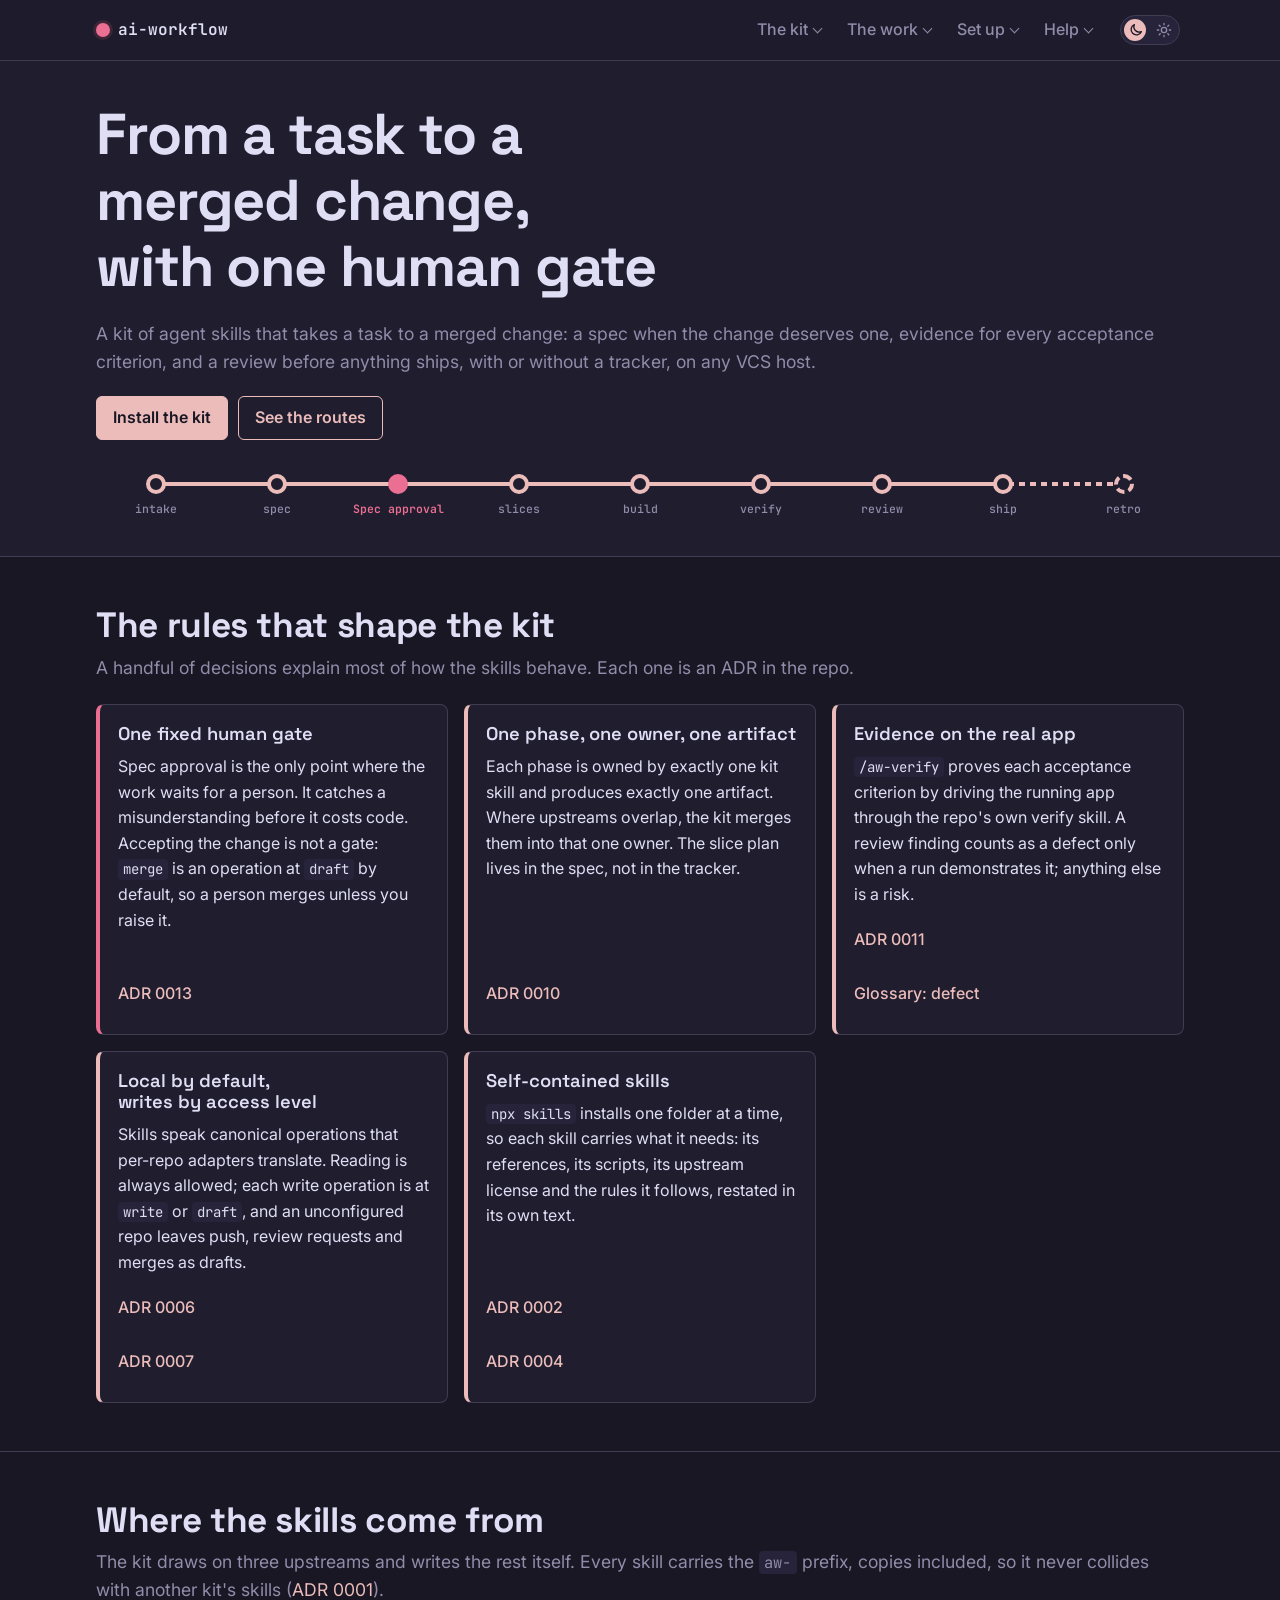
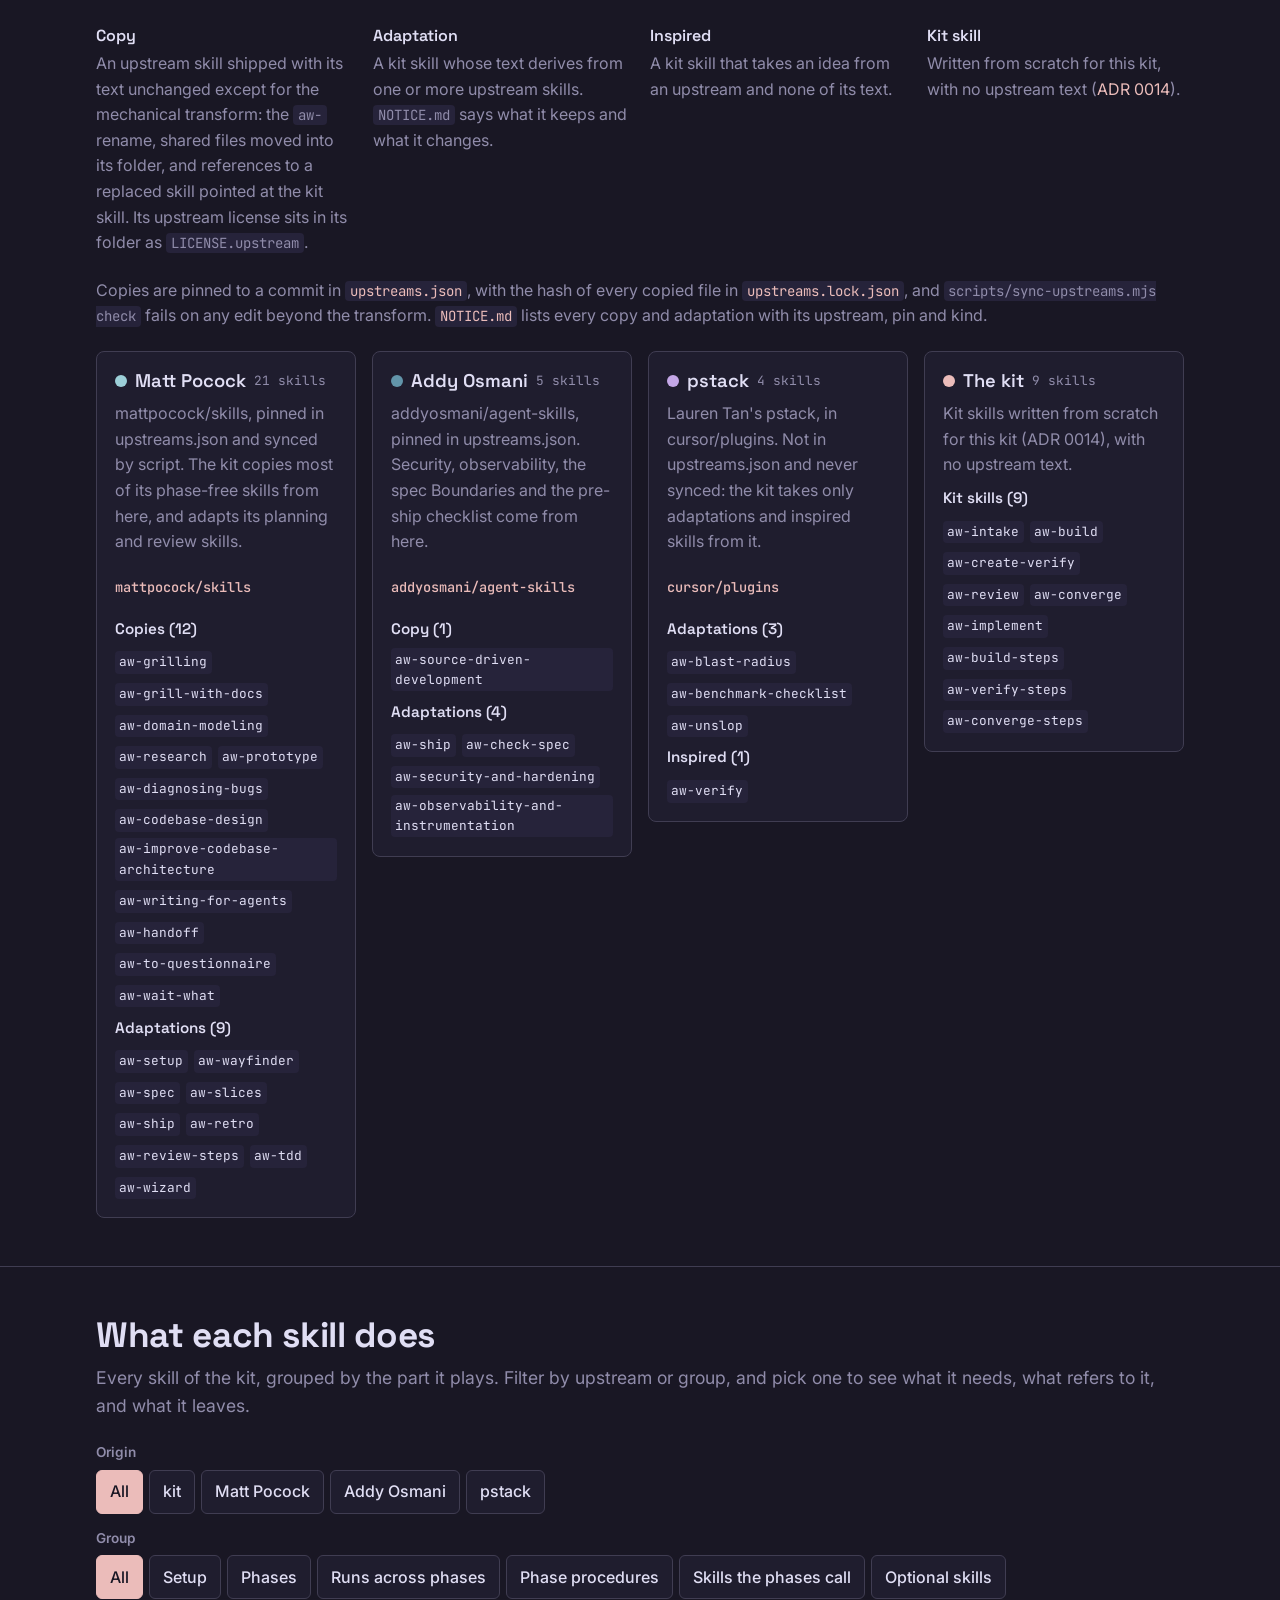
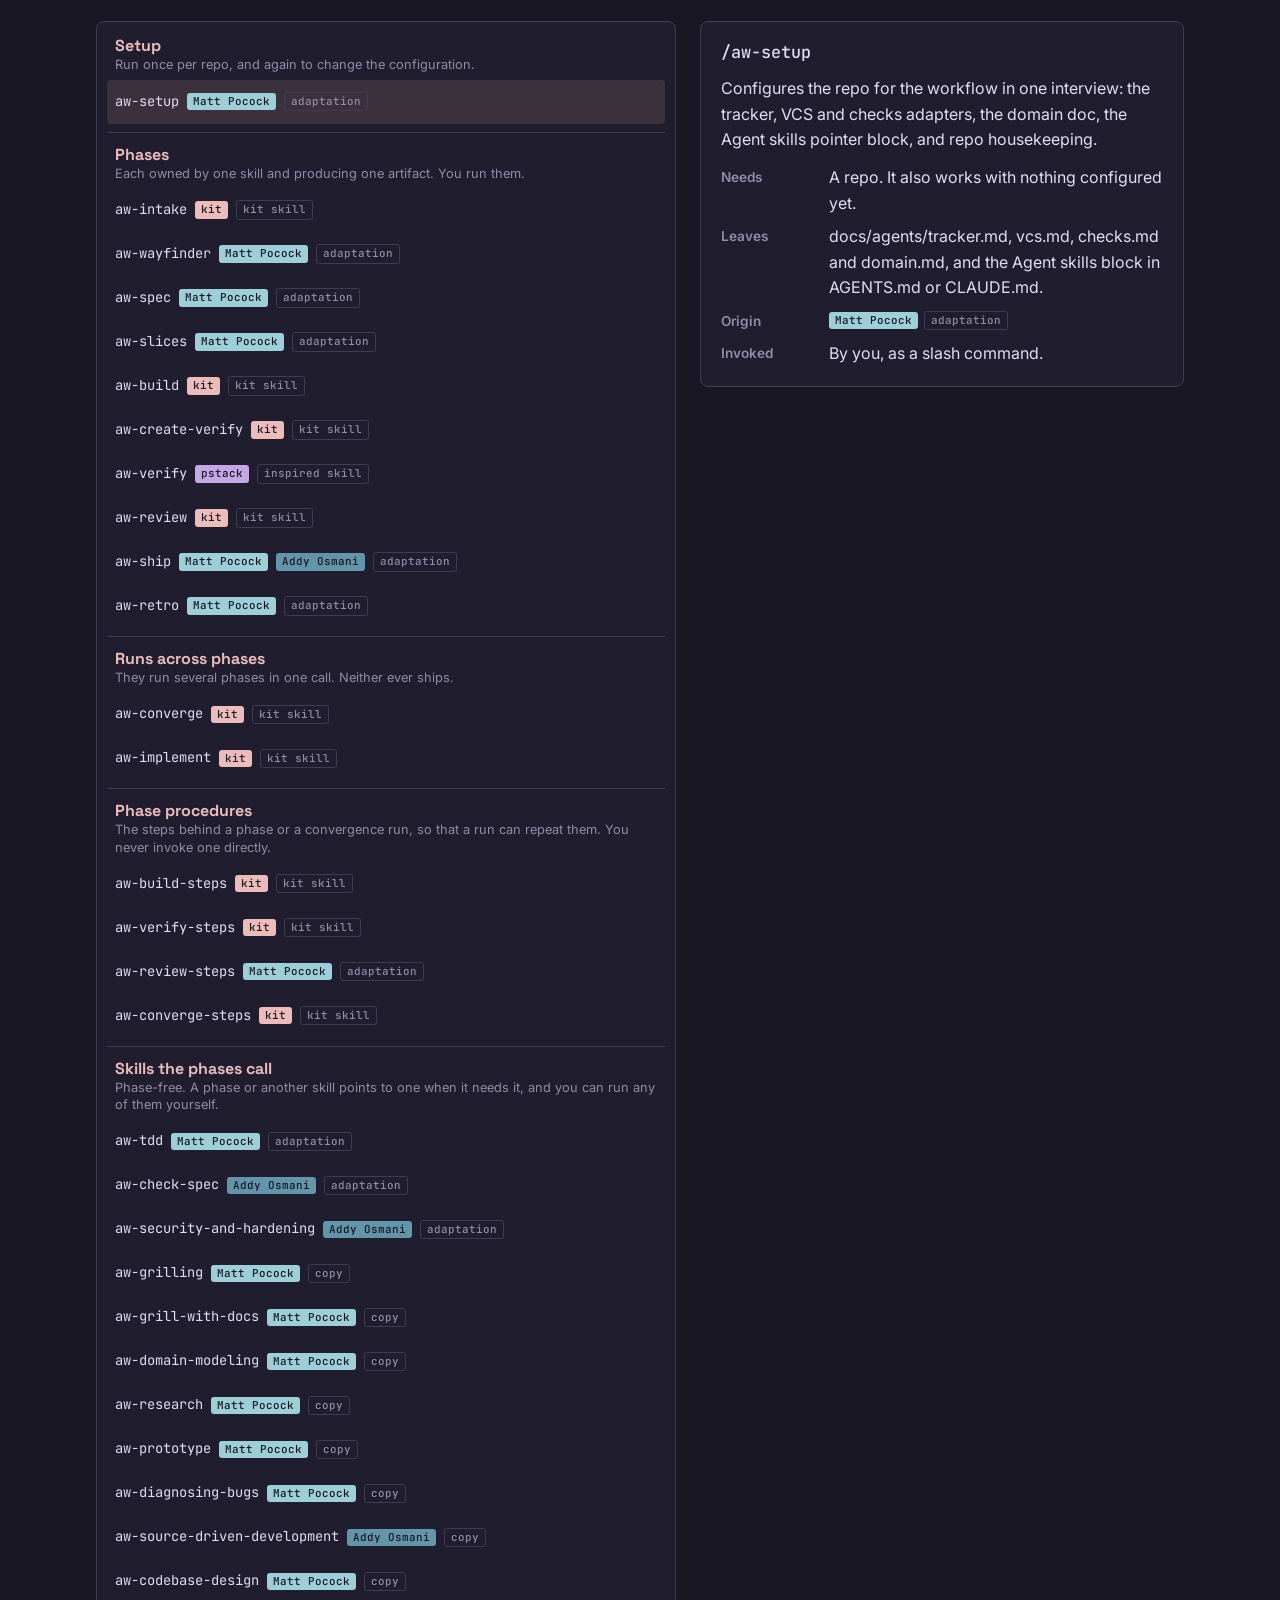
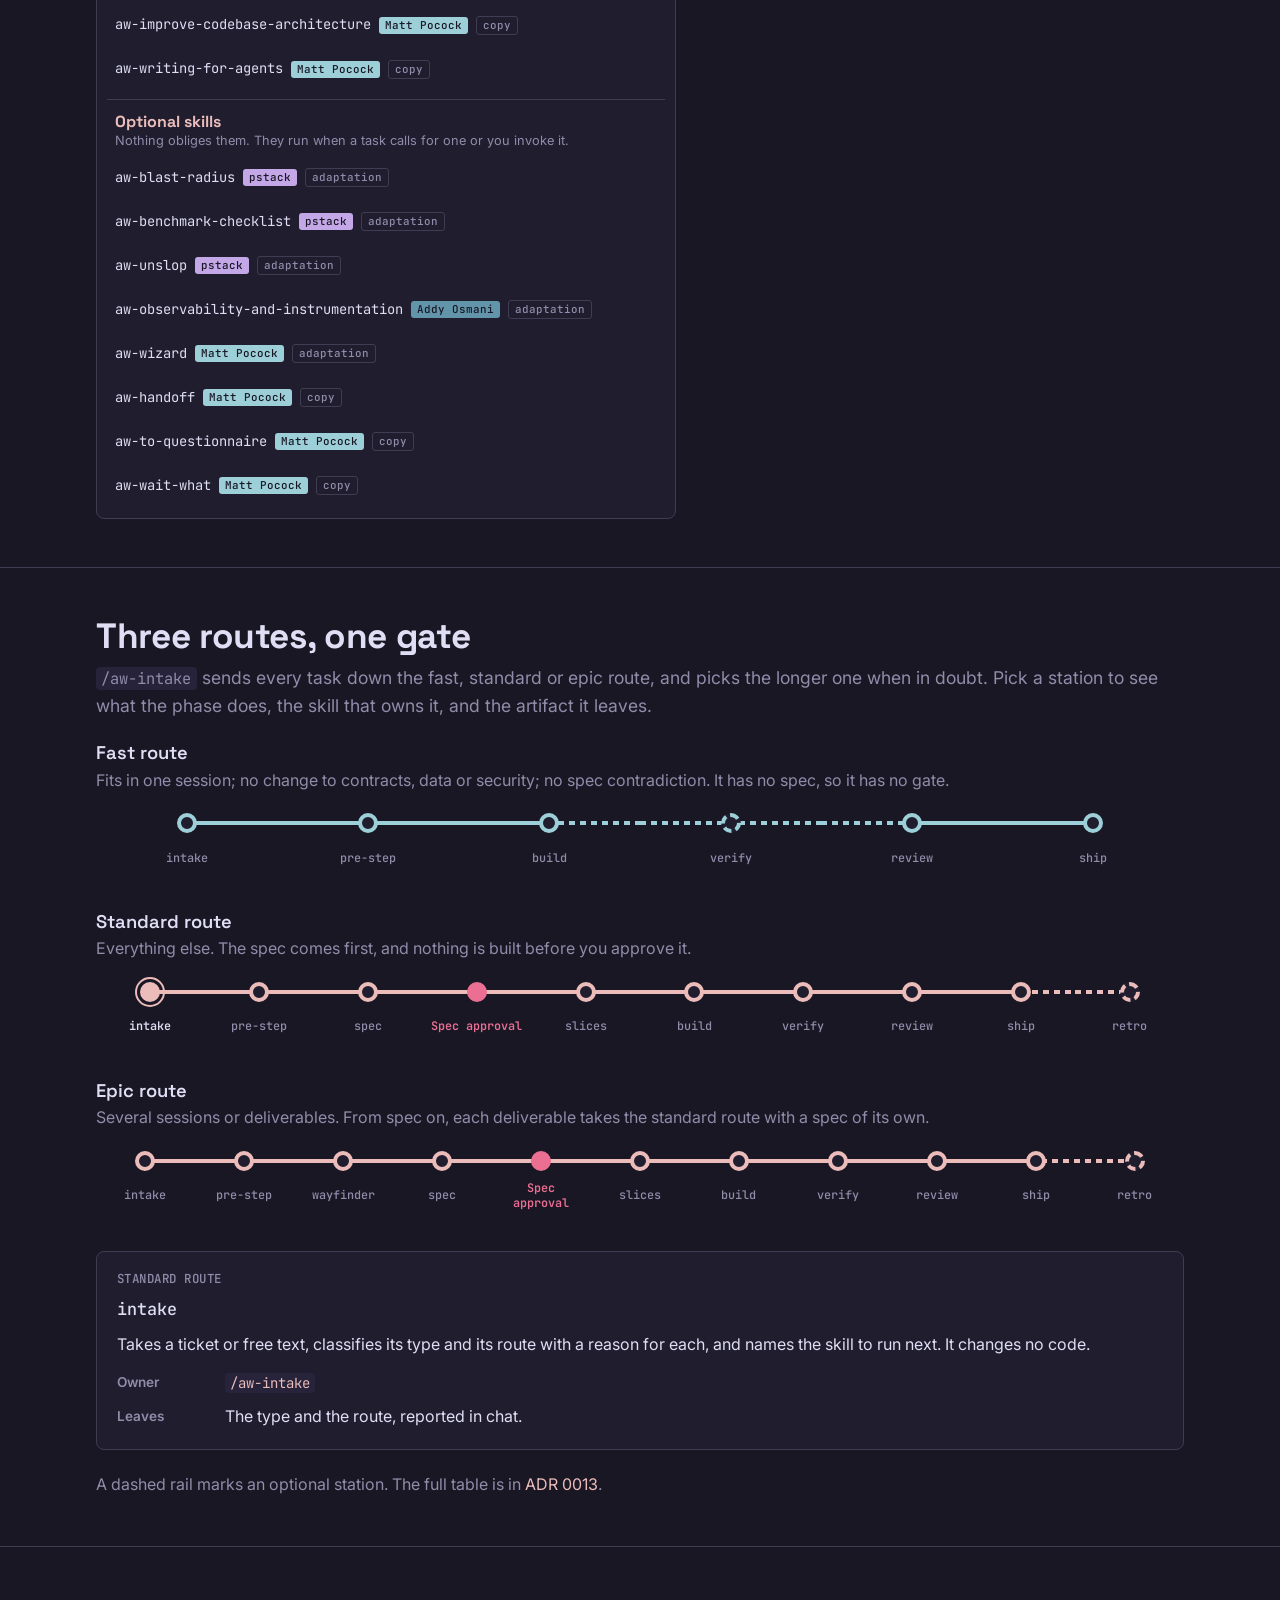
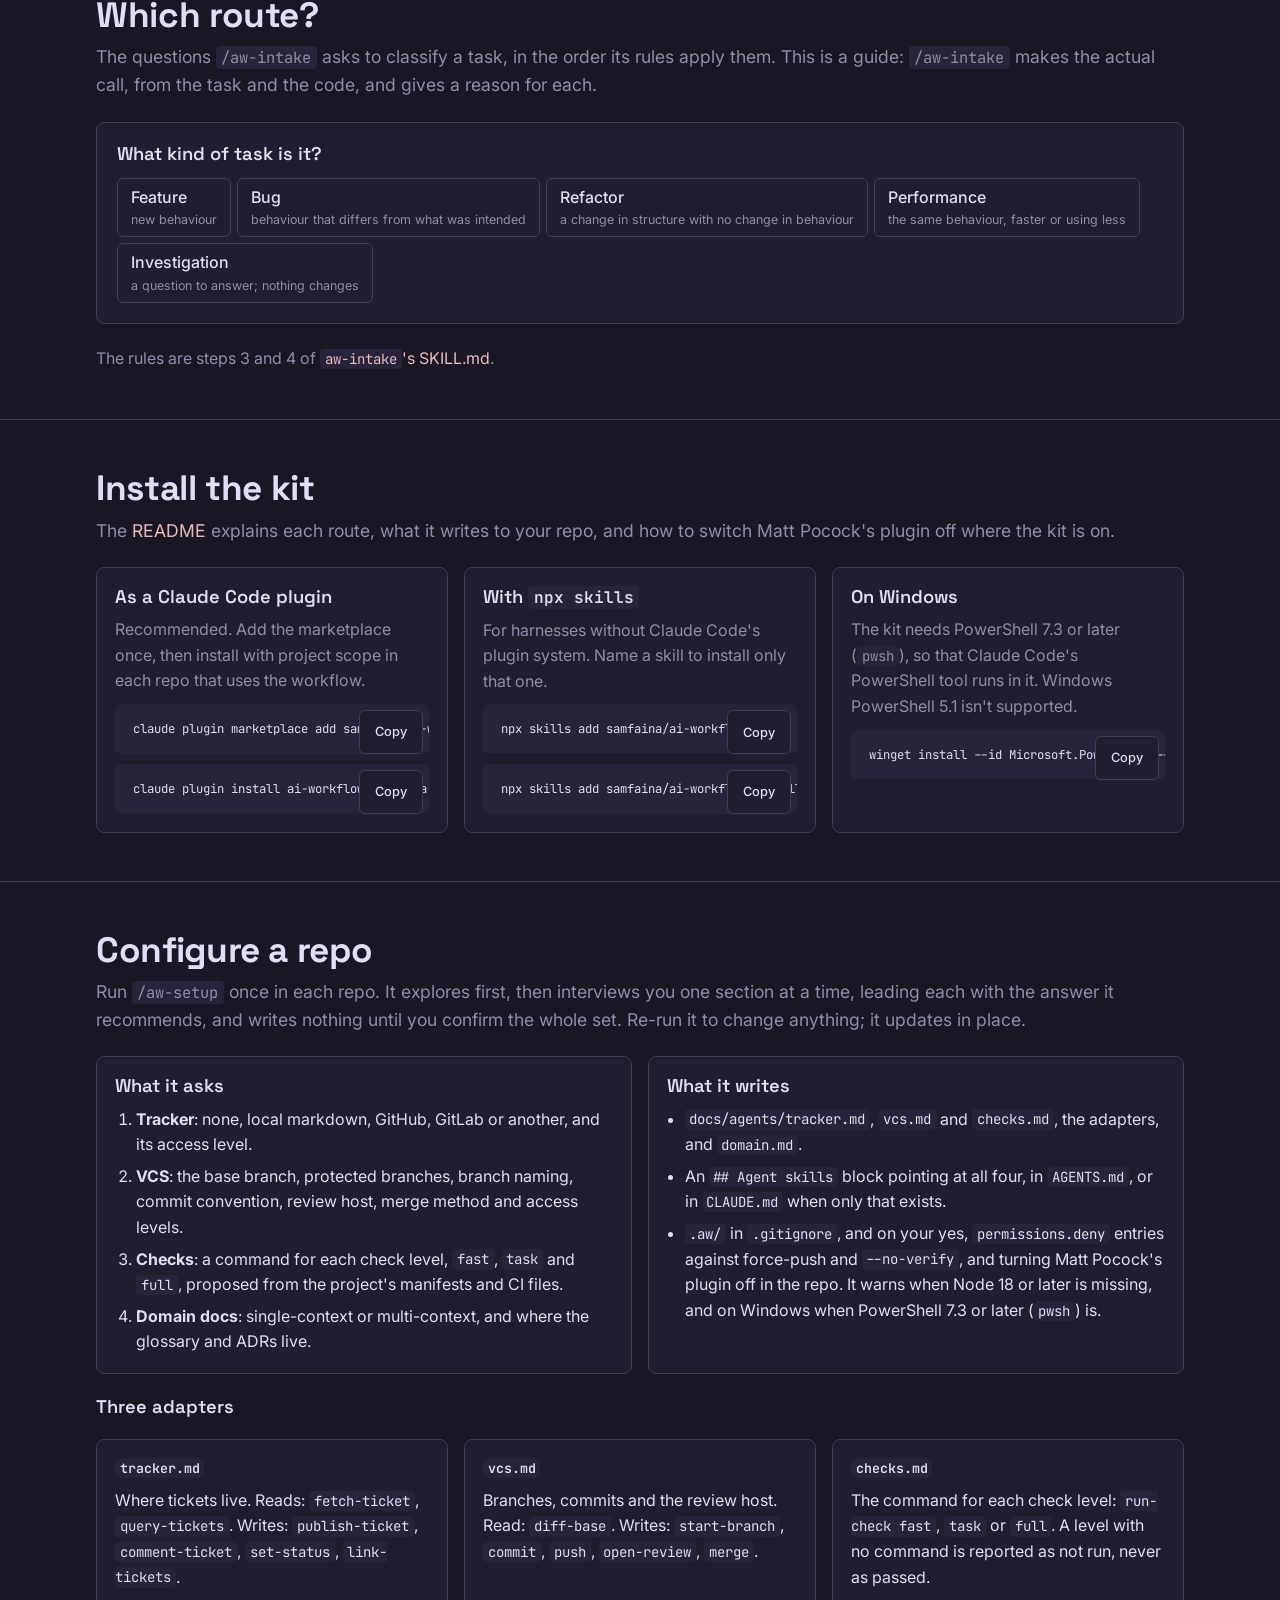
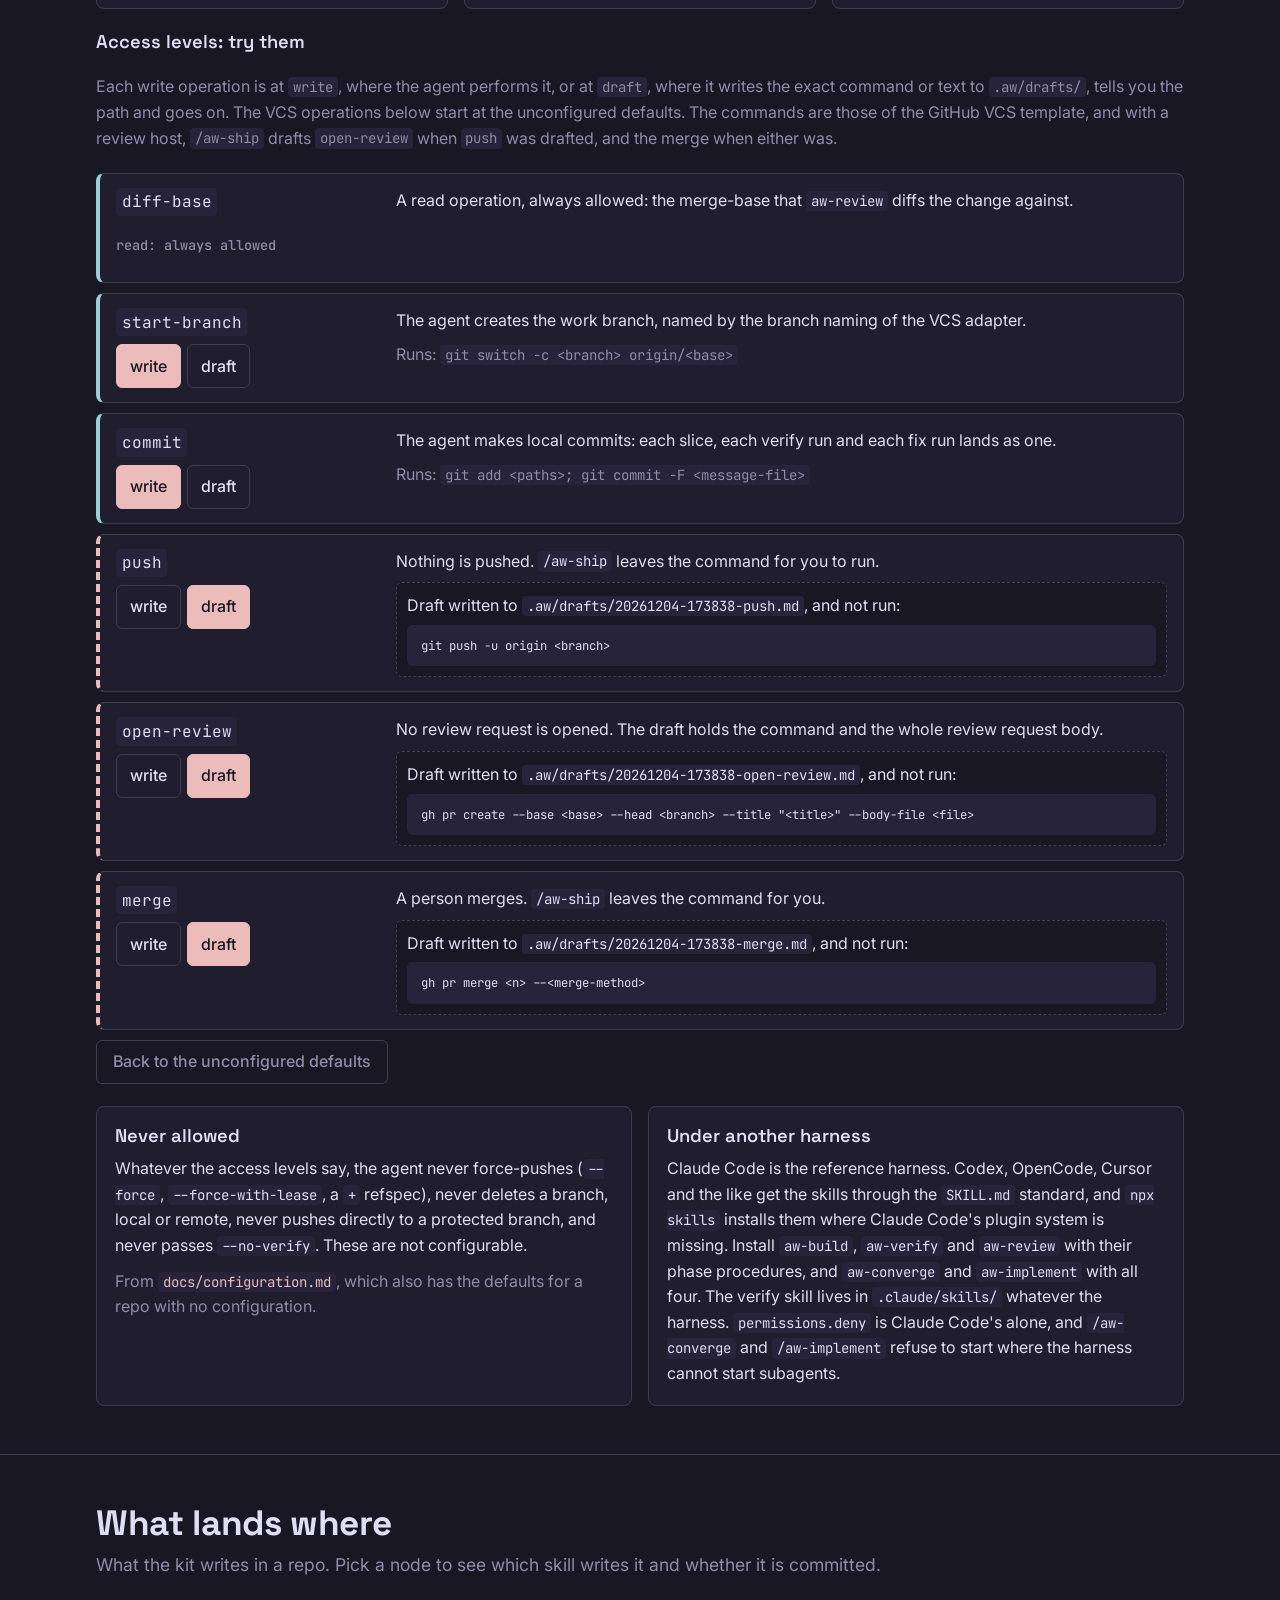
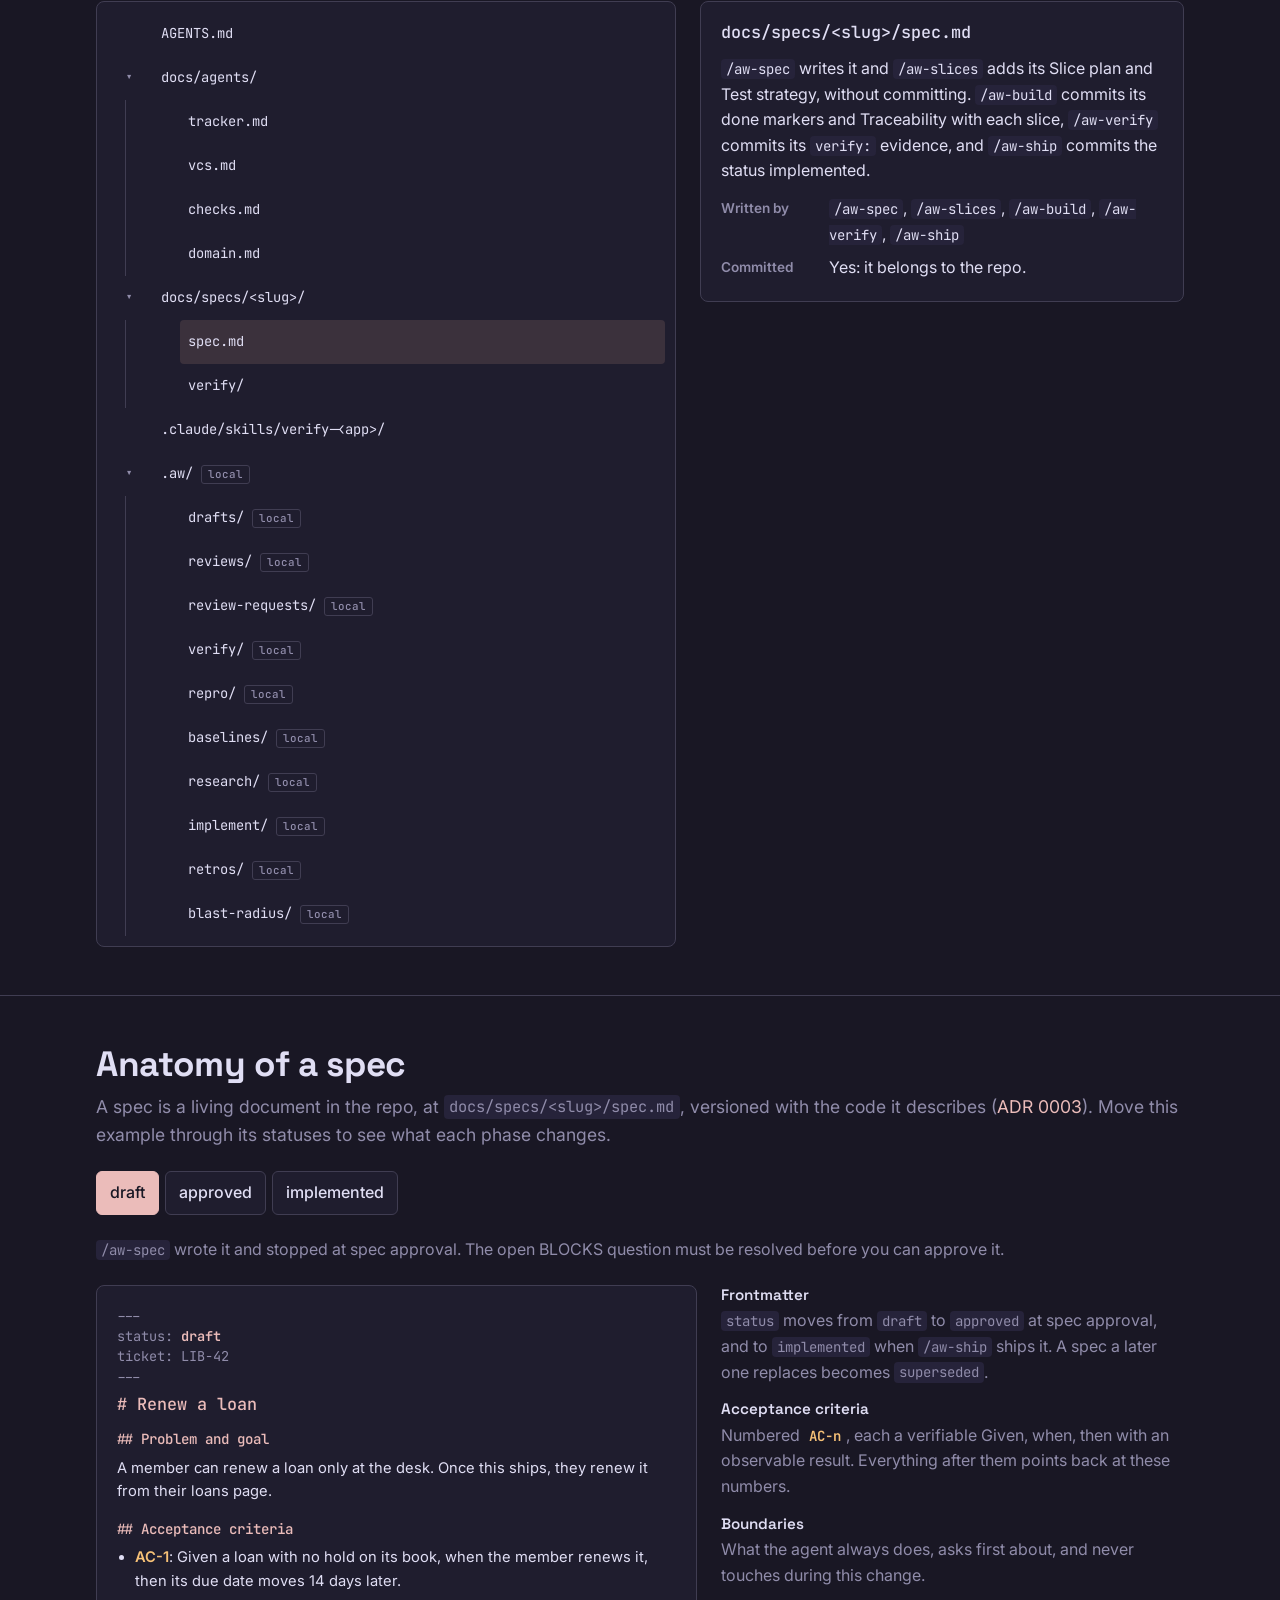
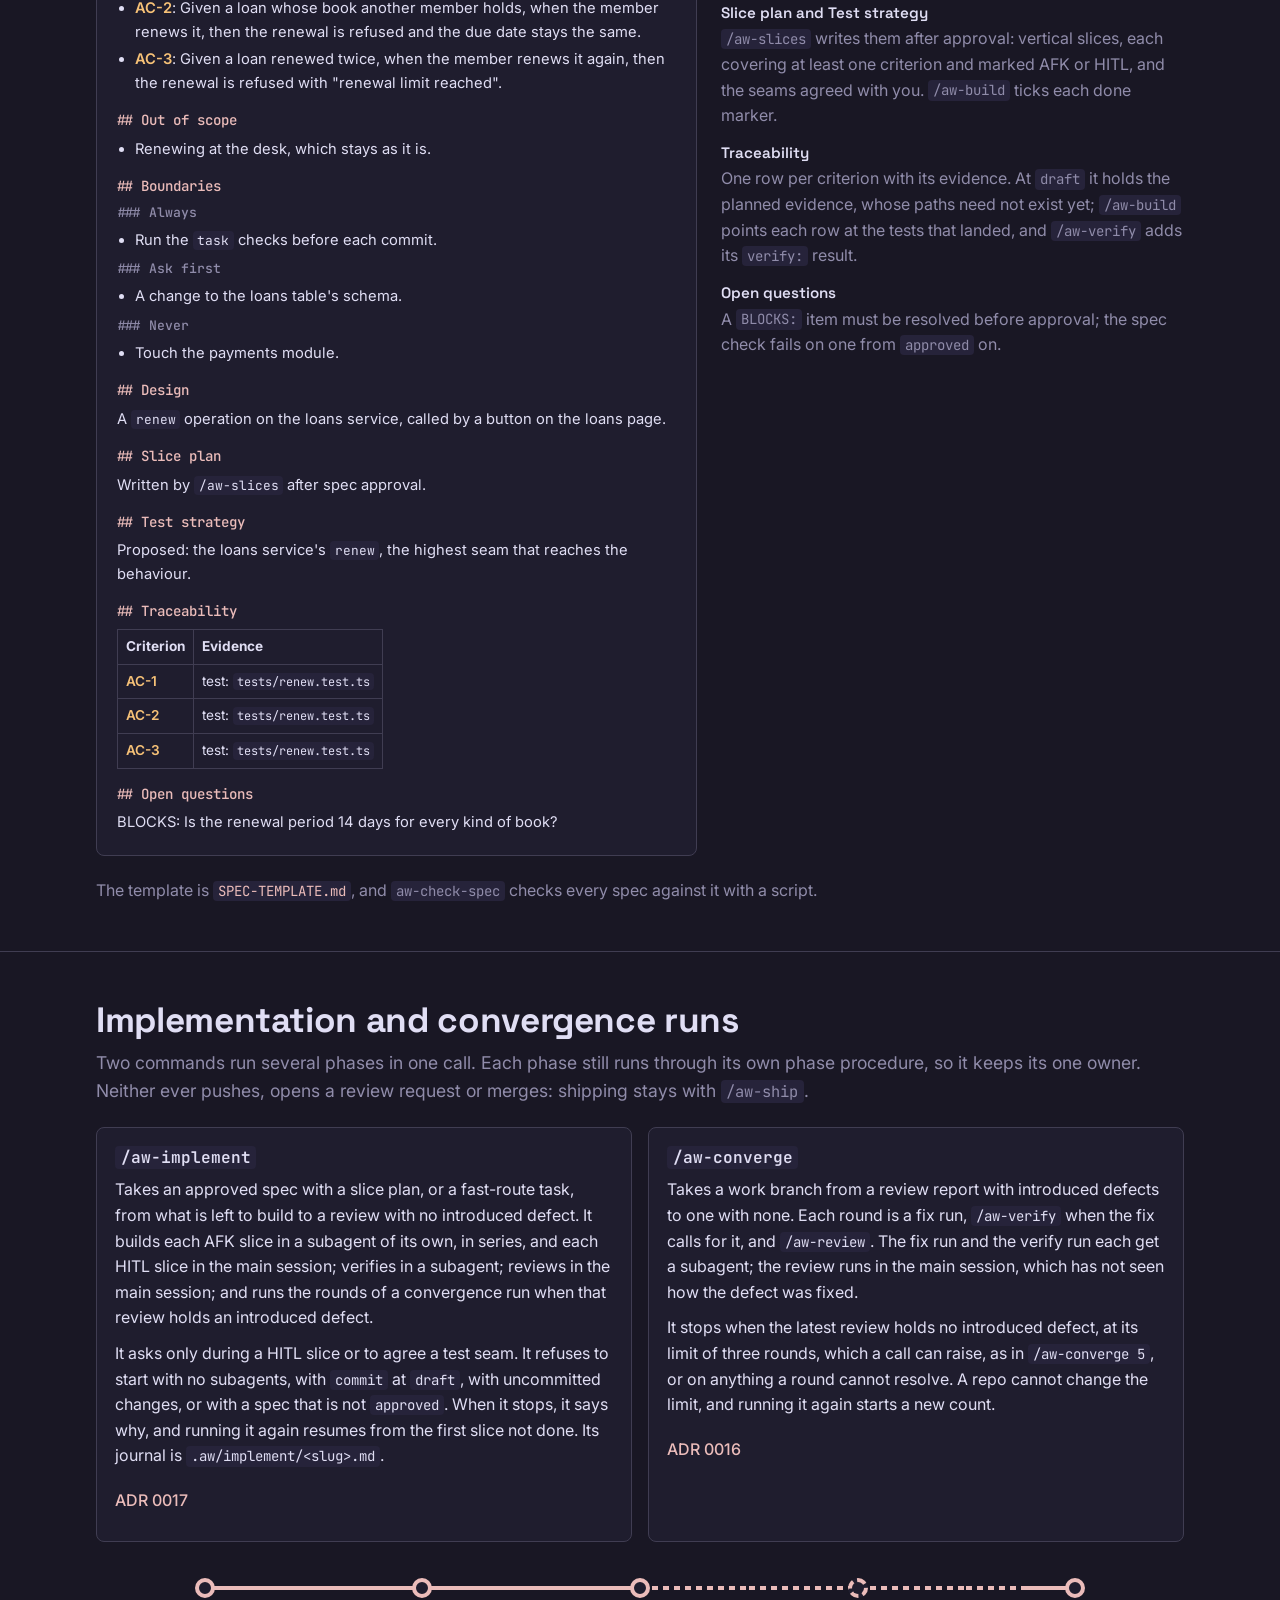
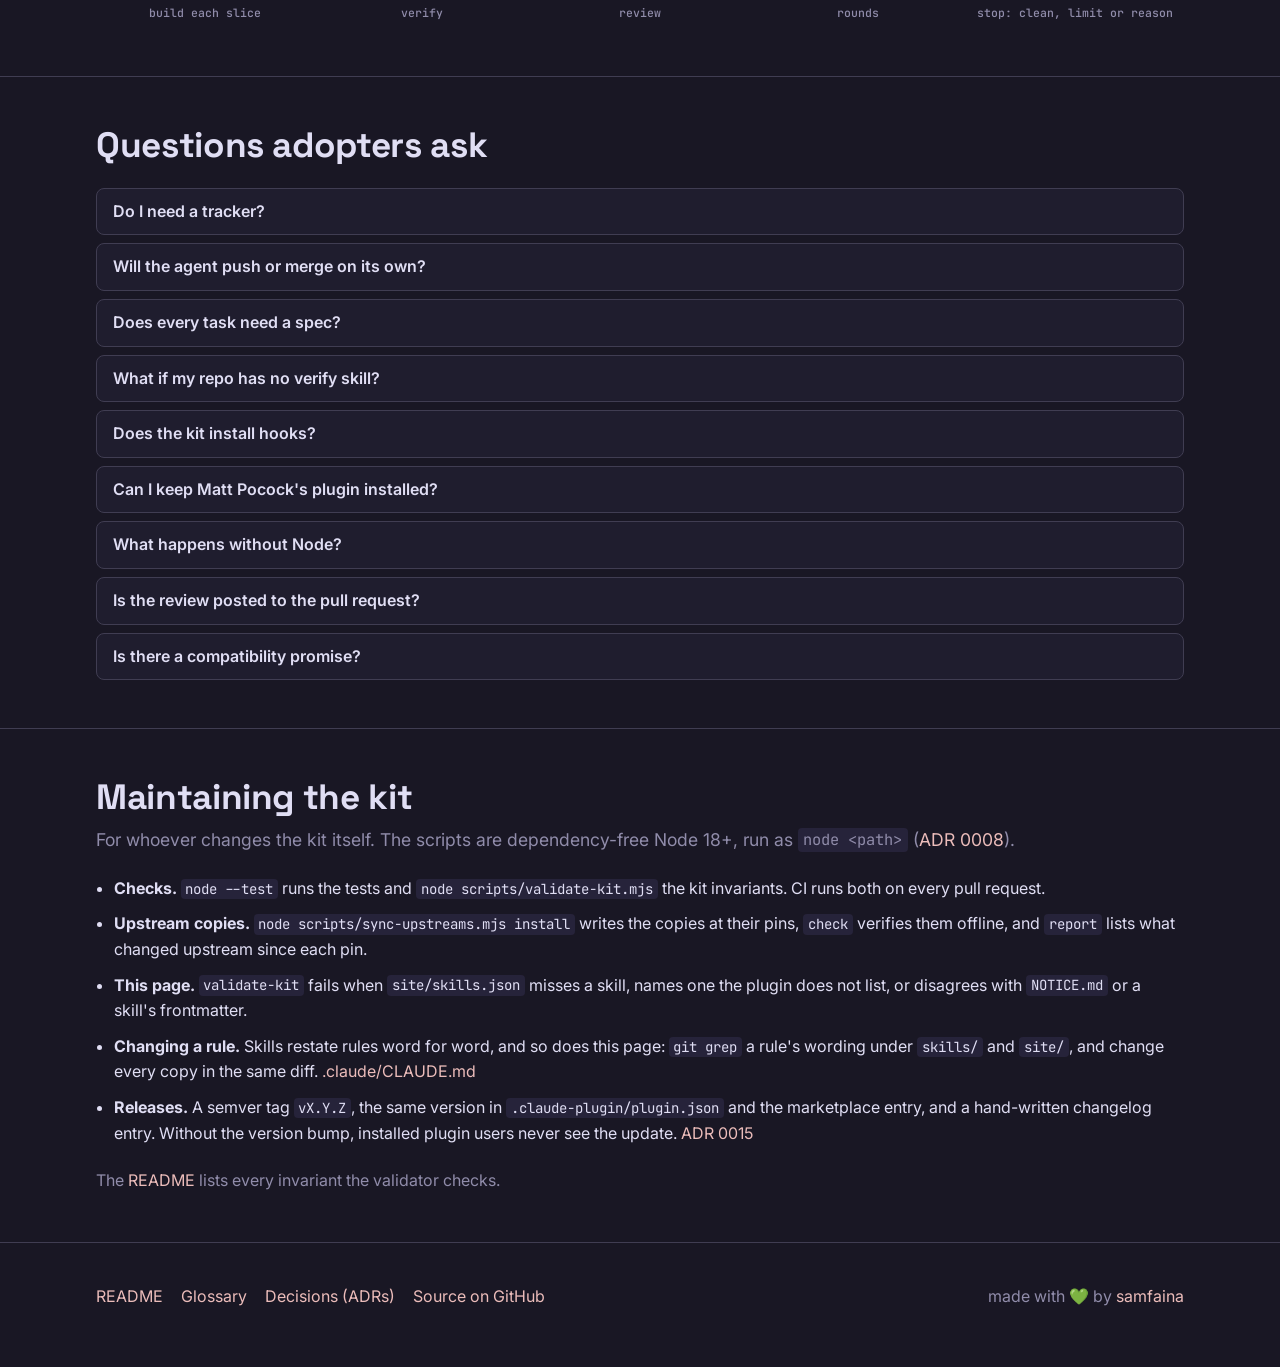
<file: site/index.html>
<!doctype html>
<!--
  The ai-workflow docs site: hand-written HTML, CSS and JS, with no build step
  and no dependencies (ADR 0008). .github/workflows/pages.yml publishes this
  folder to GitHub Pages.

  The page fetches skills.json and loads site.js as a module, which a browser
  refuses to do for a file opened from disk. To preview locally, serve site/
  with any static server, for example `python -m http.server --directory site`,
  and open the address it prints.

  README.md stays the reference: this page repeats only the install commands
  and links to the README, GLOSSARY.md and docs/adr/ for everything else.
  `node scripts/validate-kit.mjs` keeps skills.json in step with the kit, and
  tests/site.test.mjs holds guide.mjs, the data behind the interactive parts,
  to the skills' own text.
-->
<html lang="en" data-theme="dark">
<head>
<meta charset="utf-8">
<meta name="viewport" content="width=device-width, initial-scale=1">
<title>ai-workflow</title>
<link rel="icon" href="data:image/svg+xml,%3Csvg xmlns='http://www.w3.org/2000/svg' viewBox='0 0 32 32'%3E%3Crect x='2' y='14' width='28' height='4' rx='2' fill='%23ebbcba'/%3E%3Ccircle cx='16' cy='16' r='9' fill='%23eb6f92'/%3E%3C/svg%3E">
<meta name="description" content="A kit of aw- agent skills that takes a task to a merged change, with a spec when the change deserves one, evidence for every acceptance criterion and a review before anything ships.">
<script>
  // Dark is the default whatever the OS prefers; a remembered choice of light
  // applies before the first paint.
  try {
    if (localStorage.getItem('aw-theme') === 'light') document.documentElement.dataset.theme = 'light';
  } catch {}
</script>
<link rel="preconnect" href="https://fonts.googleapis.com">
<link rel="preconnect" href="https://fonts.gstatic.com" crossorigin>
<link rel="stylesheet" href="https://fonts.googleapis.com/css2?family=Space+Grotesk:wght@500;600;700&family=Inter:wght@400;500;600&family=JetBrains+Mono:wght@400;500&display=swap">
<link rel="stylesheet" href="site.css">
</head>
<body>
<div class="bar">
  <div class="wrap">
    <a class="brand" href="#top"><span class="brand-mark" aria-hidden="true"></span>ai-workflow</a>
    <nav class="nav" id="nav" aria-label="Sections">
      <button class="menu-toggle" id="menu-toggle" type="button" aria-expanded="false" aria-controls="nav-groups">Menu</button>
      <ul class="groups" id="nav-groups">
        <li class="group">
          <button class="group-btn" type="button" aria-expanded="false" aria-controls="nav-kit">The kit</button>
          <div class="menu" id="nav-kit">
            <span class="group-name">The kit</span>
            <ul>
              <li><a href="#principles">Principles<small>The rules that shape it</small></a></li>
              <li><a href="#upstreams">Upstreams<small>Where the skills come from</small></a></li>
              <li><a href="#skills">Skills<small>What each skill does</small></a></li>
            </ul>
          </div>
        </li>
        <li class="group">
          <button class="group-btn" type="button" aria-expanded="false" aria-controls="nav-work">The work</button>
          <div class="menu" id="nav-work">
            <span class="group-name">The work</span>
            <ul>
              <li><a href="#routes">Routes<small>Fast, standard and epic</small></a></li>
              <li><a href="#which-route">Which route?<small>The questions intake asks</small></a></li>
              <li><a href="#spec">Anatomy of a spec<small>From draft to implemented</small></a></li>
              <li><a href="#runs">Runs across phases<small>/aw-implement and /aw-converge</small></a></li>
            </ul>
          </div>
        </li>
        <li class="group">
          <button class="group-btn" type="button" aria-expanded="false" aria-controls="nav-setup">Set up</button>
          <div class="menu" id="nav-setup">
            <span class="group-name">Set up</span>
            <ul>
              <li><a href="#install">Install<small>Plugin or npx skills</small></a></li>
              <li><a href="#configure">Configure a repo<small>Adapters and access levels</small></a></li>
              <li><a href="#files">What lands where<small>The files the kit writes</small></a></li>
            </ul>
          </div>
        </li>
        <li class="group">
          <button class="group-btn" type="button" aria-expanded="false" aria-controls="nav-help">Help</button>
          <div class="menu" id="nav-help">
            <span class="group-name">Help</span>
            <ul>
              <li><a href="#faq">FAQ<small>Questions adopters ask</small></a></li>
              <li><a href="#maintaining">Maintaining the kit<small>Checks, upstreams, releases</small></a></li>
            </ul>
          </div>
        </li>
      </ul>
    </nav>
    <button class="theme-switch" id="theme-toggle" type="button" aria-pressed="false" aria-label="Light theme">
      <span class="track" aria-hidden="true">
        <svg class="icon moon" viewBox="0 0 24 24"><path d="M20 14.5A8 8 0 0 1 9.5 4a8 8 0 1 0 10.5 10.5Z"/></svg>
        <svg class="icon sun" viewBox="0 0 24 24"><circle cx="12" cy="12" r="4"/><path d="M12 2v2M12 20v2M4.9 4.9l1.4 1.4M17.7 17.7l1.4 1.4M2 12h2M20 12h2M4.9 19.1l1.4-1.4M17.7 6.3l1.4-1.4"/></svg>
        <span class="knob"></span>
      </span>
    </button>
  </div>
</div>

<header class="hero" id="top">
  <div class="wrap">
    <h1>From a task to a merged change, with one human gate</h1>
    <p class="lead">A kit of agent skills that takes a task to a merged change: a spec when the change deserves one, evidence for every acceptance criterion, and a review before anything ships, with or without a tracker, on any VCS host.</p>
    <div class="actions">
      <a class="btn primary" href="#install">Install the kit</a>
      <a class="btn" href="#routes">See the routes</a>
    </div>
    <ol class="miniline" aria-label="The standard route, with spec approval as its human gate">
      <li>intake</li><li>spec</li><li class="gate">Spec approval</li><li>slices</li><li>build</li><li>verify</li><li>review</li><li>ship</li><li class="opt">retro <span class="sr">(optional)</span></li>
    </ol>
  </div>
</header>

<main>
<section id="principles" aria-labelledby="principles-h">
  <div class="wrap">
    <div class="sec-head">
      <h2 id="principles-h">The rules that shape the kit</h2>
      <p class="lead">A handful of decisions explain most of how the skills behave. Each one is an ADR in the repo.</p>
    </div>
    <ul class="principles">
      <li>
        <h3>One fixed human gate</h3>
        <p>Spec approval is the only point where the work waits for a person. It catches a misunderstanding before it costs code. Accepting the change is not a gate: <code>merge</code> is an operation at <code>draft</code> by default, so a person merges unless you raise it.</p>
        <a href="https://github.com/samfaina/ai-workflow/blob/main/docs/adr/0013-routes-and-the-single-fixed-human-gate.md">ADR 0013</a>
      </li>
      <li>
        <h3>One phase, one owner, one artifact</h3>
        <p>Each phase is owned by exactly one kit skill and produces exactly one artifact. Where upstreams overlap, the kit merges them into that one owner. The slice plan lives in the spec, not in the tracker.</p>
        <a href="https://github.com/samfaina/ai-workflow/blob/main/docs/adr/0010-one-owner-per-phase-and-slices-in-the-spec.md">ADR 0010</a>
      </li>
      <li>
        <h3>Evidence on the real app</h3>
        <p><code>/aw-verify</code> proves each acceptance criterion by driving the running app through the repo's own verify skill. A review finding counts as a defect only when a run demonstrates it; anything else is a risk.</p>
        <a href="https://github.com/samfaina/ai-workflow/blob/main/docs/adr/0011-verify-skill-lives-in-claude-skills.md">ADR 0011</a>
        <a href="https://github.com/samfaina/ai-workflow/blob/main/GLOSSARY.md">Glossary: defect</a>
      </li>
      <li>
        <h3>Local by default, writes by access level</h3>
        <p>Skills speak canonical operations that per-repo adapters translate. Reading is always allowed; each write operation is at <code>write</code> or <code>draft</code>, and an unconfigured repo leaves push, review requests and merges as drafts.</p>
        <a href="https://github.com/samfaina/ai-workflow/blob/main/docs/adr/0006-config-layer-adapters-and-canonical-operations.md">ADR 0006</a>
        <a href="https://github.com/samfaina/ai-workflow/blob/main/docs/adr/0007-safe-defaults-when-unconfigured.md">ADR 0007</a>
      </li>
      <li>
        <h3>Self-contained skills</h3>
        <p><code>npx skills</code> installs one folder at a time, so each skill carries what it needs: its references, its scripts, its upstream license and the rules it follows, restated in its own text.</p>
        <a href="https://github.com/samfaina/ai-workflow/blob/main/docs/adr/0002-one-flat-tree-two-install-routes.md">ADR 0002</a>
        <a href="https://github.com/samfaina/ai-workflow/blob/main/docs/adr/0004-upstream-license-travels-with-each-copy.md">ADR 0004</a>
      </li>
    </ul>
  </div>
</section>

<section id="upstreams" aria-labelledby="upstreams-h">
  <div class="wrap">
    <div class="sec-head">
      <h2 id="upstreams-h">Where the skills come from</h2>
      <p class="lead">The kit draws on three upstreams and writes the rest itself. Every skill carries the <code>aw-</code> prefix, copies included, so it never collides with another kit's skills (<a href="https://github.com/samfaina/ai-workflow/blob/main/docs/adr/0001-aw-prefix-on-every-skill.md">ADR 0001</a>).</p>
    </div>
    <dl class="kinds">
      <div><dt>Copy</dt><dd>An upstream skill shipped with its text unchanged except for the mechanical transform: the <code>aw-</code> rename, shared files moved into its folder, and references to a replaced skill pointed at the kit skill. Its upstream license sits in its folder as <code>LICENSE.upstream</code>.</dd></div>
      <div><dt>Adaptation</dt><dd>A kit skill whose text derives from one or more upstream skills. <code>NOTICE.md</code> says what it keeps and what it changes.</dd></div>
      <div><dt>Inspired</dt><dd>A kit skill that takes an idea from an upstream and none of its text.</dd></div>
      <div><dt>Kit skill</dt><dd>Written from scratch for this kit, with no upstream text (<a href="https://github.com/samfaina/ai-workflow/blob/main/docs/adr/0014-kit-skills-written-from-scratch.md">ADR 0014</a>).</dd></div>
    </dl>
    <p class="muted">Copies are pinned to a commit in <a href="https://github.com/samfaina/ai-workflow/blob/main/upstreams.json"><code>upstreams.json</code></a>, with the hash of every copied file in <a href="https://github.com/samfaina/ai-workflow/blob/main/upstreams.lock.json"><code>upstreams.lock.json</code></a>, and <code>scripts/sync-upstreams.mjs check</code> fails on any edit beyond the transform. <a href="https://github.com/samfaina/ai-workflow/blob/main/NOTICE.md"><code>NOTICE.md</code></a> lists every copy and adaptation with its upstream, pin and kind.</p>
    <div class="cards" id="upstream-cards" aria-live="polite"><p class="muted">Loading the skills…</p></div>
  </div>
</section>

<section id="skills" aria-labelledby="skills-h">
  <div class="wrap">
    <div class="sec-head">
      <h2 id="skills-h">What each skill does</h2>
      <p class="lead">Every skill of the kit, grouped by the part it plays. Filter by upstream or group, and pick one to see what it needs, what refers to it, and what it leaves.</p>
    </div>
    <div class="filters">
      <div class="ctrl">
        <span class="label" id="origin-label">Origin</span>
        <div class="seg" id="origin-filter" role="group" aria-labelledby="origin-label"></div>
      </div>
      <div class="ctrl">
        <span class="label" id="group-label">Group</span>
        <div class="seg" id="group-filter" role="group" aria-labelledby="group-label"></div>
      </div>
    </div>
    <div class="explorer">
      <ul class="tree" id="skill-list" aria-label="Skills"></ul>
      <aside class="detail" id="skill-detail" aria-live="polite" aria-label="Selected skill"></aside>
    </div>
  </div>
</section>

<section id="routes" aria-labelledby="routes-h">
  <div class="wrap">
    <div class="sec-head">
      <h2 id="routes-h">Three routes, one gate</h2>
      <p class="lead"><code>/aw-intake</code> sends every task down the fast, standard or epic route, and picks the longer one when in doubt. Pick a station to see what the phase does, the skill that owns it, and the artifact it leaves.</p>
    </div>
    <div class="explorer stacked">
      <div class="routes" id="route-lines"></div>
      <aside class="detail" id="station-detail" aria-live="polite" aria-label="Selected station"></aside>
    </div>
    <p class="muted">A dashed rail marks an optional station. The full table is in <a href="https://github.com/samfaina/ai-workflow/blob/main/docs/adr/0013-routes-and-the-single-fixed-human-gate.md">ADR 0013</a>.</p>
  </div>
</section>

<section id="which-route" aria-labelledby="which-route-h">
  <div class="wrap">
    <div class="sec-head">
      <h2 id="which-route-h">Which route?</h2>
      <p class="lead">The questions <code>/aw-intake</code> asks to classify a task, in the order its rules apply them. This is a guide: <code>/aw-intake</code> makes the actual call, from the task and the code, and gives a reason for each.</p>
    </div>
    <div class="wizard" id="wizard"></div>
    <p class="muted">The rules are steps 3 and 4 of <a href="https://github.com/samfaina/ai-workflow/blob/main/skills/aw-intake/SKILL.md"><code>aw-intake</code>'s SKILL.md</a>.</p>
  </div>
</section>

<section id="install" aria-labelledby="install-h">
  <div class="wrap">
    <div class="sec-head">
      <h2 id="install-h">Install the kit</h2>
      <p class="lead">The <a href="https://github.com/samfaina/ai-workflow/blob/main/README.md#install">README</a> explains each route, what it writes to your repo, and how to switch Matt Pocock's plugin off where the kit is on.</p>
    </div>
    <div class="install">
      <article>
        <h3>As a Claude Code plugin</h3>
        <p class="muted">Recommended. Add the marketplace once, then install with project scope in each repo that uses the workflow.</p>
        <div class="copyable">
<pre class="block"><code>claude plugin marketplace add samfaina/ai-workflow</code></pre>
          <button class="copy" type="button">Copy</button>
        </div>
        <div class="copyable">
<pre class="block"><code>claude plugin install ai-workflow@samfaina-labs --scope project</code></pre>
          <button class="copy" type="button">Copy</button>
        </div>
      </article>
      <article>
        <h3>With <code>npx skills</code></h3>
        <p class="muted">For harnesses without Claude Code's plugin system. Name a skill to install only that one.</p>
        <div class="copyable">
<pre class="block"><code>npx skills add samfaina/ai-workflow</code></pre>
          <button class="copy" type="button">Copy</button>
        </div>
        <div class="copyable">
<pre class="block"><code>npx skills add samfaina/ai-workflow --skill aw-&lt;name&gt;</code></pre>
          <button class="copy" type="button">Copy</button>
        </div>
      </article>
      <article>
        <h3>On Windows</h3>
        <p class="muted">The kit needs PowerShell 7.3 or later (<code>pwsh</code>), so that Claude Code's PowerShell tool runs in it. Windows PowerShell 5.1 isn't supported.</p>
        <div class="copyable">
<pre class="block"><code>winget install --id Microsoft.PowerShell --source winget</code></pre>
          <button class="copy" type="button">Copy</button>
        </div>
      </article>
    </div>
  </div>
</section>

<section id="configure" aria-labelledby="configure-h">
  <div class="wrap">
    <div class="sec-head">
      <h2 id="configure-h">Configure a repo</h2>
      <p class="lead">Run <code>/aw-setup</code> once in each repo. It explores first, then interviews you one section at a time, leading each with the answer it recommends, and writes nothing until you confirm the whole set. Re-run it to change anything; it updates in place.</p>
    </div>
    <div class="two">
      <article class="panel">
        <h3>What it asks</h3>
        <ol class="steps">
          <li><strong>Tracker</strong>: none, local markdown, GitHub, GitLab or another, and its access level.</li>
          <li><strong>VCS</strong>: the base branch, protected branches, branch naming, commit convention, review host, merge method and access levels.</li>
          <li><strong>Checks</strong>: a command for each check level, <code>fast</code>, <code>task</code> and <code>full</code>, proposed from the project's manifests and CI files.</li>
          <li><strong>Domain docs</strong>: single-context or multi-context, and where the glossary and ADRs live.</li>
        </ol>
      </article>
      <article class="panel">
        <h3>What it writes</h3>
        <ul class="plain">
          <li><code>docs/agents/tracker.md</code>, <code>vcs.md</code> and <code>checks.md</code>, the adapters, and <code>domain.md</code>.</li>
          <li>An <code>## Agent skills</code> block pointing at all four, in <code>AGENTS.md</code>, or in <code>CLAUDE.md</code> when only that exists.</li>
          <li><code>.aw/</code> in <code>.gitignore</code>, and on your yes, <code>permissions.deny</code> entries against force-push and <code>--no-verify</code>, and turning Matt Pocock's plugin off in the repo. It warns when Node 18 or later is missing, and on Windows when PowerShell 7.3 or later (<code>pwsh</code>) is.</li>
        </ul>
      </article>
    </div>

    <h3>Three adapters</h3>
    <div class="adapters">
      <article class="panel">
        <h4><code>tracker.md</code></h4>
        <p>Where tickets live. Reads: <code>fetch-ticket</code>, <code>query-tickets</code>. Writes: <code>publish-ticket</code>, <code>comment-ticket</code>, <code>set-status</code>, <code>link-tickets</code>.</p>
      </article>
      <article class="panel">
        <h4><code>vcs.md</code></h4>
        <p>Branches, commits and the review host. Read: <code>diff-base</code>. Writes: <code>start-branch</code>, <code>commit</code>, <code>push</code>, <code>open-review</code>, <code>merge</code>.</p>
      </article>
      <article class="panel">
        <h4><code>checks.md</code></h4>
        <p>The command for each check level: <code>run-check fast</code>, <code>task</code> or <code>full</code>. A level with no command is reported as not run, never as passed.</p>
      </article>
    </div>

    <h3 id="sim-h">Access levels: try them</h3>
    <p class="muted">Each write operation is at <code>write</code>, where the agent performs it, or at <code>draft</code>, where it writes the exact command or text to <code>.aw/drafts/</code>, tells you the path and goes on. The VCS operations below start at the unconfigured defaults. The commands are those of the GitHub VCS template, and with a review host, <code>/aw-ship</code> drafts <code>open-review</code> when <code>push</code> was drafted, and the merge when either was.</p>
    <div class="sim" id="access-sim" role="group" aria-labelledby="sim-h"></div>

    <div class="two">
      <article class="panel">
        <h3 id="never-allowed">Never allowed</h3>
        <p>Whatever the access levels say, the agent never force-pushes (<code>--force</code>, <code>--force-with-lease</code>, a <code>+</code> refspec), never deletes a branch, local or remote, never pushes directly to a protected branch, and never passes <code>--no-verify</code>. These are not configurable.</p>
        <p class="muted">From <a href="https://github.com/samfaina/ai-workflow/blob/main/docs/configuration.md#never-allowed"><code>docs/configuration.md</code></a>, which also has the defaults for a repo with no configuration.</p>
      </article>
      <article class="panel">
        <h3>Under another harness</h3>
        <p>Claude Code is the reference harness. Codex, OpenCode, Cursor and the like get the skills through the <code>SKILL.md</code> standard, and <code>npx skills</code> installs them where Claude Code's plugin system is missing. Install <code>aw-build</code>, <code>aw-verify</code> and <code>aw-review</code> with their phase procedures, and <code>aw-converge</code> and <code>aw-implement</code> with all four. The verify skill lives in <code>.claude/skills/</code> whatever the harness. <code>permissions.deny</code> is Claude Code's alone, and <code>/aw-converge</code> and <code>/aw-implement</code> refuse to start where the harness cannot start subagents.</p>
      </article>
    </div>
  </div>
</section>

<section id="files" aria-labelledby="files-h">
  <div class="wrap">
    <div class="sec-head">
      <h2 id="files-h">What lands where</h2>
      <p class="lead">What the kit writes in a repo. Pick a node to see which skill writes it and whether it is committed.</p>
    </div>
    <div class="explorer">
      <ul class="tree files" id="file-tree" aria-label="Files the kit writes"></ul>
      <aside class="detail" id="file-detail" aria-live="polite" aria-label="Selected file"></aside>
    </div>
  </div>
</section>

<section id="spec" aria-labelledby="spec-h">
  <div class="wrap">
    <div class="sec-head">
      <h2 id="spec-h">Anatomy of a spec</h2>
      <p class="lead">A spec is a living document in the repo, at <code>docs/specs/&lt;slug&gt;/spec.md</code>, versioned with the code it describes (<a href="https://github.com/samfaina/ai-workflow/blob/main/docs/adr/0003-spec-always-lives-in-the-repo.md">ADR 0003</a>). Move this example through its statuses to see what each phase changes.</p>
    </div>
    <div class="seg" id="spec-status" role="group" aria-label="Spec status">
      <button type="button" data-status="draft" aria-pressed="true">draft</button>
      <button type="button" data-status="approved" aria-pressed="false">approved</button>
      <button type="button" data-status="implemented" aria-pressed="false">implemented</button>
    </div>
    <p class="muted" id="spec-status-note" aria-live="polite"></p>
    <div class="anatomy">
      <div class="spec-doc" id="spec-doc">
        <div class="fm">---<br>status: <span class="status" id="spec-status-value">draft</span><br>ticket: LIB-42<br>---</div>
        <h3># Renew a loan</h3>
        <h4>## Problem and goal</h4>
        <p>A member can renew a loan only at the desk. Once this ships, they renew it from their loans page.</p>
        <h4>## Acceptance criteria</h4>
        <ul>
          <li><mark>AC-1</mark>: Given a loan with no hold on its book, when the member renews it, then its due date moves 14 days later.</li>
          <li><mark>AC-2</mark>: Given a loan whose book another member holds, when the member renews it, then the renewal is refused and the due date stays the same.</li>
          <li><mark>AC-3</mark>: Given a loan renewed twice, when the member renews it again, then the renewal is refused with "renewal limit reached".</li>
        </ul>
        <h4>## Out of scope</h4>
        <ul><li>Renewing at the desk, which stays as it is.</li></ul>
        <h4>## Boundaries</h4>
        <h5>### Always</h5>
        <ul><li>Run the <code>task</code> checks before each commit.</li></ul>
        <h5>### Ask first</h5>
        <ul><li>A change to the loans table's schema.</li></ul>
        <h5>### Never</h5>
        <ul><li>Touch the payments module.</li></ul>
        <h4>## Design</h4>
        <p>A <code>renew</code> operation on the loans service, called by a button on the loans page.</p>
        <h4>## Slice plan</h4>
        <p data-only="draft">Written by <code>/aw-slices</code> after spec approval.</p>
        <ol data-only="approved" hidden>
          <li>[ ] Renew a loan with no hold (<mark>AC-1</mark>). AFK.</li>
          <li>[ ] Refuse a held or twice-renewed loan (<mark>AC-2</mark>, <mark>AC-3</mark>). AFK.</li>
        </ol>
        <ol data-only="implemented" hidden>
          <li>[x] Renew a loan with no hold (<mark>AC-1</mark>). AFK.</li>
          <li>[x] Refuse a held or twice-renewed loan (<mark>AC-2</mark>, <mark>AC-3</mark>). AFK.</li>
        </ol>
        <h4>## Test strategy</h4>
        <p data-only="draft">Proposed: the loans service's <code>renew</code>, the highest seam that reaches the behaviour.</p>
        <p data-only="approved implemented" hidden>Agreed: the loans service's <code>renew</code>, which catches the renewal rules and misses the button on the loans page.</p>
        <h4>## Traceability</h4>
        <table>
          <thead><tr><th>Criterion</th><th>Evidence</th></tr></thead>
          <tbody>
            <tr><td><mark>AC-1</mark></td><td><span data-only="draft approved">test: <code>tests/renew.test.ts</code></span><span data-only="implemented" hidden>test: <code>tests/renew.test.ts</code>; verify: <code>docs/specs/renew-loan/verify/ac-1.md</code> (passed)</span></td></tr>
            <tr><td><mark>AC-2</mark></td><td><span data-only="draft approved">test: <code>tests/renew.test.ts</code></span><span data-only="implemented" hidden>test: <code>tests/renew.test.ts</code>; verify: <code>docs/specs/renew-loan/verify/ac-2.md</code> (passed)</span></td></tr>
            <tr><td><mark>AC-3</mark></td><td><span data-only="draft approved">test: <code>tests/renew.test.ts</code></span><span data-only="implemented" hidden>test: <code>tests/renew.test.ts</code>; verify: <code>docs/specs/renew-loan/verify/ac-3.md</code> (passed)</span></td></tr>
          </tbody>
        </table>
        <h4>## Open questions</h4>
        <p data-only="draft">BLOCKS: Is the renewal period 14 days for every kind of book?</p>
        <p data-only="approved implemented" hidden>RESOLVED: 14 days for every kind of book.</p>
      </div>
      <dl class="notes">
        <div><dt>Frontmatter</dt><dd><code>status</code> moves from <code>draft</code> to <code>approved</code> at spec approval, and to <code>implemented</code> when <code>/aw-ship</code> ships it. A spec a later one replaces becomes <code>superseded</code>.</dd></div>
        <div><dt>Acceptance criteria</dt><dd>Numbered <code class="hl">AC-n</code>, each a verifiable Given, when, then with an observable result. Everything after them points back at these numbers.</dd></div>
        <div><dt>Boundaries</dt><dd>What the agent always does, asks first about, and never touches during this change.</dd></div>
        <div><dt>Slice plan and Test strategy</dt><dd><code>/aw-slices</code> writes them after approval: vertical slices, each covering at least one criterion and marked AFK or HITL, and the seams agreed with you. <code>/aw-build</code> ticks each done marker.</dd></div>
        <div><dt>Traceability</dt><dd>One row per criterion with its evidence. At <code>draft</code> it holds the planned evidence, whose paths need not exist yet; <code>/aw-build</code> points each row at the tests that landed, and <code>/aw-verify</code> adds its <code>verify:</code> result.</dd></div>
        <div><dt>Open questions</dt><dd>A <code>BLOCKS:</code> item must be resolved before approval; the spec check fails on one from <code>approved</code> on.</dd></div>
      </dl>
    </div>
    <p class="muted">The template is <a href="https://github.com/samfaina/ai-workflow/blob/main/skills/aw-check-spec/SPEC-TEMPLATE.md"><code>SPEC-TEMPLATE.md</code></a>, and <code>aw-check-spec</code> checks every spec against it with a script.</p>
  </div>
</section>

<section id="runs" aria-labelledby="runs-h">
  <div class="wrap">
    <div class="sec-head">
      <h2 id="runs-h">Implementation and convergence runs</h2>
      <p class="lead">Two commands run several phases in one call. Each phase still runs through its own phase procedure, so it keeps its one owner. Neither ever pushes, opens a review request or merges: shipping stays with <code>/aw-ship</code>.</p>
    </div>
    <div class="two">
      <article class="panel">
        <h3><code>/aw-implement</code></h3>
        <p>Takes an approved spec with a slice plan, or a fast-route task, from what is left to build to a review with no introduced defect. It builds each AFK slice in a subagent of its own, in series, and each HITL slice in the main session; verifies in a subagent; reviews in the main session; and runs the rounds of a convergence run when that review holds an introduced defect.</p>
        <p>It asks only during a HITL slice or to agree a test seam. It refuses to start with no subagents, with <code>commit</code> at <code>draft</code>, with uncommitted changes, or with a spec that is not <code>approved</code>. When it stops, it says why, and running it again resumes from the first slice not done. Its journal is <code>.aw/implement/&lt;slug&gt;.md</code>.</p>
        <a href="https://github.com/samfaina/ai-workflow/blob/main/docs/adr/0017-aw-implement-takes-one-spec-to-a-clean-review.md">ADR 0017</a>
      </article>
      <article class="panel">
        <h3><code>/aw-converge</code></h3>
        <p>Takes a work branch from a review report with introduced defects to one with none. Each round is a fix run, <code>/aw-verify</code> when the fix calls for it, and <code>/aw-review</code>. The fix run and the verify run each get a subagent; the review runs in the main session, which has not seen how the defect was fixed.</p>
        <p>It stops when the latest review holds no introduced defect, at its limit of three rounds, which a call can raise, as in <code>/aw-converge 5</code>, or on anything a round cannot resolve. A repo cannot change the limit, and running it again starts a new count.</p>
        <a href="https://github.com/samfaina/ai-workflow/blob/main/docs/adr/0016-aw-converge-runs-phases-through-phase-procedures.md">ADR 0016</a>
      </article>
    </div>
    <ol class="miniline runs-line" aria-label="An implementation run, from build to a clean review">
      <li>build each slice</li><li>verify</li><li>review</li><li class="opt">rounds <span class="sr">(only with introduced defects)</span></li><li class="stop">stop: clean, limit or reason</li>
    </ol>
  </div>
</section>

<section id="faq" aria-labelledby="faq-h">
  <div class="wrap">
    <div class="sec-head">
      <h2 id="faq-h">Questions adopters ask</h2>
    </div>
    <div class="faq">
      <details>
        <summary>Do I need a tracker?</summary>
        <p>No. With no tracker the task arrives as free text and every tracker write leaves a draft. Only <code>/aw-wayfinder</code> needs one, and it offers to create a local-markdown tracker. <a href="https://github.com/samfaina/ai-workflow/blob/main/docs/configuration.md#defaults-when-unconfigured">Defaults when unconfigured</a></p>
      </details>
      <details>
        <summary>Will the agent push or merge on its own?</summary>
        <p>Not unless you raise those operations to <code>write</code>. Even then, it merges only when the review found no proven defect and the <code>full</code> check level passed, and for a change with a spec, once the spec is <code>implemented</code>. <a href="https://github.com/samfaina/ai-workflow/blob/main/docs/adr/0013-routes-and-the-single-fixed-human-gate.md">ADR 0013</a></p>
      </details>
      <details>
        <summary>Does every task need a spec?</summary>
        <p>No. The fast route has no spec and no gate: <code>/aw-intake</code> states 1 to 3 done-when criteria instead. A task that changes a contract, stored data or security, or contradicts a spec, takes the standard route. <a href="https://github.com/samfaina/ai-workflow/blob/main/skills/aw-intake/SKILL.md">aw-intake</a></p>
      </details>
      <details>
        <summary>What if my repo has no verify skill?</summary>
        <p>Then every acceptance criterion needs <code>test:</code> or <code>manual:</code> evidence. <code>/aw-create-verify</code> writes one for the repo's app. <a href="https://github.com/samfaina/ai-workflow/blob/main/docs/adr/0011-verify-skill-lives-in-claude-skills.md">ADR 0011</a></p>
      </details>
      <details>
        <summary>Does the kit install hooks?</summary>
        <p>No, neither agent hooks nor git hooks. <code>/aw-setup</code> only offers <code>permissions.deny</code> entries, and a mechanical control is added only when <code>/aw-retro</code> finds an error class that happened twice. <a href="https://github.com/samfaina/ai-workflow/blob/main/docs/adr/0009-no-guardrails-module-in-v1.md">ADR 0009</a></p>
      </details>
      <details>
        <summary>Can I keep Matt Pocock's plugin installed?</summary>
        <p>Yes: keep it at user scope and turn it off in the repos that use the kit, so the two never offer competing skills for the same phase. <a href="https://github.com/samfaina/ai-workflow/blob/main/README.md#switching-plugins-on-or-off-per-repo">README</a></p>
      </details>
      <details>
        <summary>What happens without Node?</summary>
        <p><code>aw-check-spec</code> walks the same checklist by reading and marks the result as not script-verified, never as passed. <code>/aw-setup</code> warns up front. <a href="https://github.com/samfaina/ai-workflow/blob/main/docs/adr/0012-spec-check-is-a-separate-model-invoked-skill.md">ADR 0012</a></p>
      </details>
      <details>
        <summary>Is the review posted to the pull request?</summary>
        <p>No. The review report stays local, under <code>.aw/</code>, and is never posted to the review host. <a href="https://github.com/samfaina/ai-workflow/blob/main/GLOSSARY.md">Glossary: review report</a></p>
      </details>
      <details>
        <summary>Is there a compatibility promise?</summary>
        <p>No, not before 1.0. The kit is built for its author's own use and published as is; anyone can use it or fork it. <a href="https://github.com/samfaina/ai-workflow/blob/main/docs/adr/0005-personal-kit-published-as-is.md">ADR 0005</a></p>
      </details>
    </div>
  </div>
</section>

<section id="maintaining" aria-labelledby="maintaining-h">
  <div class="wrap">
    <div class="sec-head">
      <h2 id="maintaining-h">Maintaining the kit</h2>
      <p class="lead">For whoever changes the kit itself. The scripts are dependency-free Node 18+, run as <code>node &lt;path&gt;</code> (<a href="https://github.com/samfaina/ai-workflow/blob/main/docs/adr/0008-scripts-are-dependency-free-node.md">ADR 0008</a>).</p>
    </div>
    <ul class="plain maint">
      <li><strong>Checks.</strong> <code>node --test</code> runs the tests and <code>node scripts/validate-kit.mjs</code> the kit invariants. CI runs both on every pull request.</li>
      <li><strong>Upstream copies.</strong> <code>node scripts/sync-upstreams.mjs install</code> writes the copies at their pins, <code>check</code> verifies them offline, and <code>report</code> lists what changed upstream since each pin.</li>
      <li><strong>This page.</strong> <code>validate-kit</code> fails when <code>site/skills.json</code> misses a skill, names one the plugin does not list, or disagrees with <code>NOTICE.md</code> or a skill's frontmatter.</li>
      <li><strong>Changing a rule.</strong> Skills restate rules word for word, and so does this page: <code>git grep</code> a rule's wording under <code>skills/</code> and <code>site/</code>, and change every copy in the same diff. <a href="https://github.com/samfaina/ai-workflow/blob/main/.claude/CLAUDE.md">.claude/CLAUDE.md</a></li>
      <li><strong>Releases.</strong> A semver tag <code>vX.Y.Z</code>, the same version in <code>.claude-plugin/plugin.json</code> and the marketplace entry, and a hand-written changelog entry. Without the version bump, installed plugin users never see the update. <a href="https://github.com/samfaina/ai-workflow/blob/main/docs/adr/0015-pinned-upstreams-and-release.md">ADR 0015</a></li>
    </ul>
    <p class="muted">The <a href="https://github.com/samfaina/ai-workflow/blob/main/README.md#maintaining-the-kit">README</a> lists every invariant the validator checks.</p>
  </div>
</section>
</main>

<footer>
  <div class="wrap">
    <ul aria-label="Reference">
      <li><a href="https://github.com/samfaina/ai-workflow/blob/main/README.md">README</a></li>
      <li><a href="https://github.com/samfaina/ai-workflow/blob/main/GLOSSARY.md">Glossary</a></li>
      <li><a href="https://github.com/samfaina/ai-workflow/tree/main/docs/adr">Decisions (ADRs)</a></li>
      <li><a href="https://github.com/samfaina/ai-workflow">Source on GitHub</a></li>
    </ul>
    <p class="made">made with <span role="img" aria-label="love">💚</span> by <a href="https://github.com/samfaina">samfaina</a></p>
  </div>
</footer>

<script type="module" src="site.js"></script>
</body>
</html>
</file>
<file: site/site.css>
/* The ai-workflow docs site. Layout concept: a transit map. Routes are lines,
   phases are stations, and spec approval, the one fixed human gate, is a
   filled circle that pulses.

   Palette: Rosé Pine. Main is the dark theme and the default on first visit,
   whatever the OS prefers; Dawn is the light one. Text tokens are nudged to
   WCAG AA (4.5:1) against bg, panel, sunk and their own -soft tint. *-mark
   tokens are for non-text marks only (rails, station circles, the gate's fill
   and pulse), so they keep the pure palette colour. Gold (--hl) highlights a
   very specific thing, never an accent. *-soft is the accent mixed into bg
   (16% in dark, 13% in light). */

:root {
  color-scheme: dark;
  --bg: #191724; --panel: #1f1d2e; --sunk: #26233a; --rule: #403d52;
  --ink: #e0def4; --soft: #908caa;
  --line: #ebbcba; --gate: #eb6f92; --fast: #9ccfd8;
  --pocock: #9ccfd8; --addy: #6295aa; --pstack: #c4a7e7;
  --hl: #f6c177;
  --line-soft: #3b313c; --gate-soft: #3b2536; --fast-soft: #2e3441;
  --line-mark: #ebbcba; --gate-mark: #eb6f92; --fast-mark: #9ccfd8;
  --on-accent: #191724;
  --shadow: rgb(0 0 0 / .35);

  --display: "Space Grotesk", "Segoe UI", system-ui, sans-serif;
  --body: "Inter", "Segoe UI", system-ui, sans-serif;
  --mono: "JetBrains Mono", ui-monospace, "Cascadia Mono", Menlo, Consolas, monospace;
}

:root[data-theme="light"] {
  color-scheme: light;
  --bg: #faf4ed; --panel: #fffaf3; --sunk: #f2e9e1; --rule: #dfdad9;
  --ink: #575279; --soft: #6a6781;
  --line: #925856; --gate: #945164; --fast: #406e76;
  --pocock: #417079; --addy: #286983; --pstack: #736287;
  --hl: #8c5e1f;
  --line-soft: #f5e5df; --gate-soft: #f1e1de; --fast-soft: #e5e8e3;
  --line-mark: #d7827e; --gate-mark: #b4637a; --fast-mark: #56949f;
  --on-accent: #ffffff;
  --shadow: rgb(87 82 121 / .18);
}

* { box-sizing: border-box; }

/* Scrollbars in the theme's colours, for the page and for every box that
   scrolls on its own, such as a route's line: a thumb in the rule colour that
   turns soft on hover, on a track that is the box's own background. */
* { scrollbar-width: thin; scrollbar-color: var(--rule) transparent; }
html { scrollbar-color: var(--rule) var(--bg); }
::-webkit-scrollbar { width: 10px; height: 10px; }
::-webkit-scrollbar-track { background: transparent; }
::-webkit-scrollbar-thumb { background: var(--rule); border-radius: 5px; border: 2px solid transparent; background-clip: padding-box; }
::-webkit-scrollbar-thumb:hover { background-color: var(--soft); }
::-webkit-scrollbar-corner { background: transparent; }
html { scroll-behavior: smooth; }
body { margin: 0; background: var(--bg); color: var(--ink); font: 400 16px/1.6 var(--body); overflow-wrap: break-word; }
h1, h2, h3 { font-family: var(--display); line-height: 1.15; margin: 0; text-wrap: balance; }
h1 { font-size: clamp(2rem, 6vw, 3.6rem); font-weight: 700; letter-spacing: -.02em; }
h2 { font-size: clamp(1.5rem, 3.4vw, 2.2rem); font-weight: 700; letter-spacing: -.01em; }
h3 { font-size: 1.15rem; font-weight: 600; }
p { margin: 0; }
/* No link is underlined: links read by their colour, and darken to ink on hover. */
a { color: var(--line); text-decoration: none; }
a:not(.btn):hover { color: var(--ink); }
code, pre { font-family: var(--mono); font-size: .875em; }
code { background: var(--sunk); padding: .08em .35em; border-radius: 4px; overflow-wrap: anywhere; }
button { font: inherit; color: inherit; cursor: pointer; }
:focus-visible { outline: 3px solid var(--line); outline-offset: 2px; border-radius: 4px; }

.wrap { max-width: 1120px; margin-inline: auto; padding-inline: 16px; }
.lead { font-size: 1.1rem; color: var(--soft); }
.muted { color: var(--soft); }

/* The bar on top, pinned while the page scrolls: the kit's name, the section
   menus and the theme switch. */
html { scroll-padding-top: 76px; }
.bar { position: sticky; top: 0; z-index: 20; background: color-mix(in srgb, var(--panel) 88%, transparent); backdrop-filter: blur(10px); border-bottom: 1px solid var(--rule); }
.bar .wrap { display: flex; align-items: center; gap: 12px; min-height: 60px; }
.brand { font: 600 1rem/1.2 var(--mono); color: var(--ink); display: inline-flex; align-items: center; gap: 8px; min-height: 44px; margin-right: auto; }
.brand-mark { width: 14px; height: 14px; border-radius: 50%; background: var(--gate-mark); box-shadow: 0 0 0 3px var(--gate-soft); }

.nav { position: relative; }
.menu-toggle { display: none; }
.groups { list-style: none; margin: 0; padding: 0; display: flex; gap: 2px; }
.group { position: relative; }
.group-btn { display: inline-flex; align-items: center; gap: 6px; min-height: 44px; padding: 6px 12px; border: 0; border-radius: 6px; background: none; font-weight: 500; color: var(--soft); }
.group-btn::after { content: ""; width: 6px; height: 6px; border-right: 1.5px solid currentColor; border-bottom: 1.5px solid currentColor; transform: translateY(-2px) rotate(45deg); transition: transform .15s; }
.group-btn:hover, .group-btn[aria-expanded="true"] { color: var(--ink); background: var(--sunk); }
.group-btn[aria-expanded="true"]::after { transform: translateY(1px) rotate(-135deg); }
.group-btn.current { color: var(--line); }
.menu { display: none; position: absolute; top: calc(100% + 8px); left: 0; min-width: 260px; padding: 8px; background: var(--panel); border: 1px solid var(--rule); border-radius: 10px; box-shadow: 0 12px 32px var(--shadow); }
.group-btn[aria-expanded="true"] + .menu { display: block; }
/* The last two menus open leftwards, so they never cross the page's edge. */
.group:nth-last-child(-n + 2) .menu { left: auto; right: 0; }
.group-name { display: none; }
.menu ul { list-style: none; margin: 0; padding: 0; display: grid; gap: 2px; }
.menu a { display: grid; gap: 2px; min-height: 44px; padding: 8px 10px; border-radius: 6px; color: var(--ink); font-weight: 500; }
.menu a small { color: var(--soft); font-weight: 400; font-size: .8rem; }
.menu a:hover { background: var(--sunk); }
.menu a[aria-current="location"] { background: var(--line-soft); color: var(--line); }

/* The theme switch: a track with a moon and a sun, and a knob that slides to
   the sun while the light theme is on. */
.theme-switch { display: inline-flex; align-items: center; justify-content: center; min-height: 44px; min-width: 44px; padding: 0 4px; border: 0; background: none; }
.track { position: relative; display: inline-flex; align-items: center; justify-content: space-between; width: 60px; height: 30px; padding: 0 7px; border-radius: 15px; background: var(--sunk); border: 1px solid var(--rule); }
.theme-switch:hover .track { border-color: var(--line); }
.icon { position: relative; z-index: 1; width: 16px; height: 16px; fill: none; stroke: var(--soft); stroke-width: 2; stroke-linecap: round; stroke-linejoin: round; }
.knob { position: absolute; top: 3px; left: 3px; width: 22px; height: 22px; border-radius: 50%; background: var(--line-mark); transition: transform .2s ease; }
.theme-switch[aria-pressed="false"] .moon, .theme-switch[aria-pressed="true"] .sun { stroke: var(--on-accent); }
.theme-switch[aria-pressed="true"] .knob { transform: translateX(30px); }

.hero { background: var(--panel); border-bottom: 1px solid var(--rule); padding-block: 40px 32px; }
.hero .wrap { display: grid; gap: 20px; }
.hero h1 { max-width: 18ch; }
.actions { display: flex; flex-wrap: wrap; gap: 10px; }
.btn { display: inline-flex; align-items: center; min-height: 44px; padding: 8px 16px; border-radius: 6px; font-weight: 600; text-decoration: none; border: 1.5px solid var(--line); color: var(--line); background: transparent; }
.btn.primary { background: var(--line); color: var(--on-accent); }

/* A line of stations, here and in the routes: each station's circle sits at
   the middle of its slot, with its label centred under it and wrapping when
   long, and the rail runs from the first circle to the last. overflow-x: auto
   scrolls a line that cannot fit, never the page, and the padding leaves room
   for the gate's 10px pulse.

   An optional station has a dashed circle and a dashed rail into it and out
   of it. A rail is drawn by the slots on either side of a circle, so the slot
   before an optional station dashes its right half and the slot after it its
   left half: a solid half-layer sits over a dashed one. */
.miniline, .line {
  --rail: var(--line-mark);
  --dash: repeating-linear-gradient(90deg, var(--rail) 0 6px, transparent 6px 11px);
  list-style: none; margin: 0; padding: 12px 0 8px; display: flex; overflow-x: auto;
}
.miniline li { position: relative; flex: 1 0 86px; min-width: 86px; padding: 30px 4px 0; text-align: center; font: 500 .72rem/1.25 var(--mono); color: var(--soft); }
.miniline li::before { content: ""; position: absolute; top: 10px; left: 0; right: 0; height: 4px; background: var(--rail); }
.miniline li:first-child::before { left: 50%; }
.miniline li:last-child::before { right: 50%; }
.miniline li::after { content: ""; box-sizing: border-box; position: absolute; top: 2px; left: 50%; width: 20px; height: 20px; margin-left: -10px; border-radius: 50%; background: var(--panel); border: 4px solid var(--rail); }
.miniline li.gate { color: var(--gate); font-weight: 600; }
.miniline li.gate::after { background: var(--gate-mark); border-color: var(--gate-mark); animation: gatepulse 2.2s ease-out infinite; }
.miniline li.opt::before { background: var(--dash); }
.miniline li:has(+ li.opt)::before { background: linear-gradient(90deg, var(--rail) 50%, transparent 50%), var(--dash); }
.miniline li.opt + li::before { background: linear-gradient(90deg, transparent 50%, var(--rail) 50%), var(--dash); }
.miniline li.opt::after { border-style: dashed; }
@keyframes gatepulse {
  0% { box-shadow: 0 0 0 0 color-mix(in srgb, var(--gate-mark) 60%, transparent); }
  70% { box-shadow: 0 0 0 10px color-mix(in srgb, var(--gate-mark) 0%, transparent); }
  100% { box-shadow: 0 0 0 0 color-mix(in srgb, var(--gate-mark) 0%, transparent); }
}

section { padding-block: 48px; border-bottom: 1px solid var(--rule); }
section > .wrap { display: grid; gap: 22px; }
.sec-head { display: grid; gap: 8px; }

pre.block { margin: 0; padding: 14px; background: var(--sunk); border-radius: 6px; overflow-x: auto; line-height: 1.55; }
.install { display: grid; grid-template-columns: repeat(auto-fit, minmax(min(100%, 320px), 1fr)); gap: 16px; }
.install article { background: var(--panel); border: 1px solid var(--rule); border-radius: 8px; padding: 18px; display: grid; gap: 10px; align-content: start; min-width: 0; }

/* Skills explorer. */
.filters { display: grid; gap: 14px; }
.ctrl { display: grid; gap: 6px; }
.label { font-weight: 600; font-size: .85rem; color: var(--soft); }
.seg { display: flex; flex-wrap: wrap; gap: 6px; }
.seg button { min-height: 44px; padding: 6px 13px; border: 1.5px solid var(--rule); border-radius: 6px; background: var(--panel); font-weight: 500; }
.seg button:hover { border-color: var(--line); }
.seg button[aria-pressed="true"] { background: var(--line); border-color: var(--line); color: var(--on-accent); }

.explorer { display: grid; grid-template-columns: minmax(0, 1.2fr) minmax(0, 1fr); gap: 24px; align-items: start; }
.tree { list-style: none; margin: 0; padding: 10px; background: var(--panel); border: 1px solid var(--rule); border-radius: 8px; font: 400 .86rem/1.3 var(--mono); min-width: 0; }
.tree .gl { font: 700 1rem/1.25 var(--display); color: var(--line); padding: 12px 8px 6px; border-top: 1px solid var(--rule); margin-top: 8px; }
.tree .gl:first-child { margin-top: 0; padding-top: 4px; border-top: 0; }
.tree .gl small { display: block; font: 400 .8rem/1.35 var(--body); color: var(--soft); }
.tree button { display: flex; flex-wrap: wrap; align-items: center; gap: 4px 8px; width: 100%; min-height: 44px; padding: 6px 8px; border: 0; background: none; text-align: left; border-radius: 4px; font: inherit; }
.tree button:hover { background: var(--sunk); }
.tree button[aria-current="true"] { background: var(--line-soft); }
.tree .empty { padding: 12px 8px; font-family: var(--body); color: var(--soft); }
.pill { font: 500 .68rem/1.2 var(--mono); padding: 2px 6px; border-radius: 3px; color: var(--on-accent); white-space: nowrap; }
.pill.pocock { background: var(--pocock); } .pill.addy { background: var(--addy); } .pill.pstack { background: var(--pstack); } .pill.kit { background: var(--line); }
.pill.kind { background: none; color: var(--soft); border: 1px solid var(--rule); }

/* Desktop: pinned at the top while the list scrolls. Sticky stays inside
   .explorer, so the panel lets go once the section ends. */
.detail { background: var(--panel); border: 1px solid var(--rule); border-radius: 8px; padding: 20px; display: grid; gap: 12px; min-width: 0; position: sticky; top: 76px; }
.detail h3 { font: 500 1.05rem/1.3 var(--mono); overflow-wrap: anywhere; }
.kv { display: grid; grid-template-columns: 96px minmax(0, 1fr); gap: 8px 12px; margin: 0; }
.kv dt { font-weight: 600; font-size: .85rem; color: var(--soft); padding-top: 2px; }
.kv dd { margin: 0; min-width: 0; }
.kv dd.pills { display: flex; flex-wrap: wrap; align-items: center; gap: 6px; }
.kv dd small { display: block; color: var(--soft); font-size: .82rem; margin-top: 2px; }
.kv code { overflow-wrap: anywhere; }

/* --- Shared pieces of the guide ------------------------------------------------ */

h4 { font: 600 .95rem/1.3 var(--display); margin: 0; }
.sr { position: absolute; width: 1px; height: 1px; padding: 0; margin: -1px; overflow: hidden; clip: rect(0 0 0 0); white-space: nowrap; border: 0; }
.panel { background: var(--panel); border: 1px solid var(--rule); border-radius: 8px; padding: 18px; display: grid; gap: 10px; align-content: start; min-width: 0; }
.two { display: grid; grid-template-columns: repeat(auto-fit, minmax(min(100%, 340px), 1fr)); gap: 16px; }
.plain { margin: 0; padding-left: 1.1em; display: grid; gap: 6px; }
.steps { margin: 0; padding-left: 1.3em; display: grid; gap: 6px; }
.eyebrow { font: 500 .78rem/1.2 var(--mono); color: var(--soft); text-transform: uppercase; letter-spacing: .04em; }
.tags { display: flex; flex-wrap: wrap; gap: 6px; }
.tag { font: 500 .72rem/1.2 var(--mono); padding: 3px 7px; border-radius: 3px; background: var(--line-soft); color: var(--line); }
.tag.gate { background: var(--gate-soft); color: var(--gate); }
mark, code.hl { background: none; color: var(--hl); font-weight: 600; }
.detail h4 { margin-top: 4px; }

/* Principles. */
.principles { list-style: none; margin: 0; padding: 0; display: grid; grid-template-columns: repeat(auto-fit, minmax(min(100%, 300px), 1fr)); gap: 16px; }
.principles li { background: var(--panel); border: 1px solid var(--rule); border-left: 4px solid var(--line-mark); border-radius: 8px; padding: 18px; display: flex; flex-direction: column; gap: 10px; min-width: 0; }
.principles li:first-child { border-left-color: var(--gate-mark); }
.principles a { display: inline-flex; align-items: center; min-height: 44px; margin-right: 12px; font-weight: 500; }
.principles p { flex: 1; }

/* Upstreams. */
.kinds { display: grid; grid-template-columns: repeat(auto-fit, minmax(min(100%, 240px), 1fr)); gap: 12px 20px; margin: 0; }
.kinds dt { font: 600 1rem/1.3 var(--display); }
.kinds dd { margin: 4px 0 0; color: var(--soft); }
.cards { display: grid; grid-template-columns: repeat(auto-fit, minmax(min(100%, 250px), 1fr)); gap: 16px; align-items: start; }
.card { background: var(--panel); border: 1px solid var(--rule); border-radius: 8px; padding: 18px; display: grid; gap: 10px; min-width: 0; }
.card h3 { display: flex; flex-wrap: wrap; align-items: center; gap: 8px; }
.card .count { font: 400 .8rem/1.2 var(--mono); color: var(--soft); }
.card > a { display: inline-flex; align-items: center; min-height: 44px; font: 500 .85rem/1.2 var(--mono); overflow-wrap: anywhere; }
.dot { width: 12px; height: 12px; border-radius: 50%; flex: none; background: var(--line-mark); }
.dot.pocock { background: var(--pocock); } .dot.addy { background: var(--addy); } .dot.pstack { background: var(--pstack); }
.names { list-style: none; margin: 0; padding: 0; display: flex; flex-wrap: wrap; gap: 6px; }
.names code { display: inline-block; font-size: .8rem; }

/* Routes: the three lines take the section's full width, one above the other,
   so that every station of the longest route shows without scrolling on a
   desktop; the selected station's detail sits under them. Below 820px the
   detail pins to the bottom like the skills explorer's. */
.explorer.stacked { grid-template-columns: minmax(0, 1fr); }
@media (min-width: 821px) { .explorer.stacked .detail { position: static; } }
.routes { display: grid; gap: 22px; min-width: 0; }
.route { display: grid; gap: 4px; min-width: 0; }
.route.fast .line { --rail: var(--fast-mark); }
.line li { flex: 1 0 72px; min-width: 72px; display: flex; }
.line button { position: relative; flex: 1; min-height: 72px; padding: 34px 4px 8px; border: 0; border-radius: 4px; background: none; text-align: center; font: 500 .74rem/1.25 var(--mono); color: var(--soft); }
.line button::before { content: ""; position: absolute; top: 12px; left: 0; right: 0; height: 4px; background: var(--rail); }
.line li:first-child button::before { left: 50%; }
.line li:last-child button::before { right: 50%; }
.line button::after { content: ""; box-sizing: border-box; position: absolute; top: 4px; left: 50%; width: 20px; height: 20px; margin-left: -10px; border-radius: 50%; background: var(--panel); border: 4px solid var(--rail); }
.line button:hover { color: var(--ink); }
/* The selected station: no background, and a ring around its circle in the
   route's own colour. A plain station's label also turns ink; a gate keeps
   its look, so a selected gate differs from the others by its ring alone. */
.line button[aria-current="true"] { color: var(--ink); font-weight: 600; }
.line button[aria-current="true"]::after { background: var(--rail); outline: 2px solid var(--rail); outline-offset: 3px; }
.line .gate button { color: var(--gate); font-weight: 600; }
.line .gate button::after { background: var(--gate-mark); border-color: var(--gate-mark); animation: gatepulse 2.2s ease-out infinite; }
.line .gate button[aria-current="true"]::after { outline-color: var(--gate-mark); }
/* An optional station: dashed, as on .miniline above. */
.line li.opt button::before { background: var(--dash); }
.line li:has(+ li.opt) button::before { background: linear-gradient(90deg, var(--rail) 50%, transparent 50%), var(--dash); }
.line li.opt + li button::before { background: linear-gradient(90deg, transparent 50%, var(--rail) 50%), var(--dash); }
.line li.opt button::after { border-style: dashed; }
.line li.opt button[aria-current="true"]::after { background: var(--panel); }

/* Which route? */
.wizard { background: var(--panel); border: 1px solid var(--rule); border-radius: 8px; padding: 20px; display: grid; gap: 14px; min-width: 0; }
.wizard h3:focus { outline: none; }
.wizard h3:focus-visible { outline: 3px solid var(--line); }
.given { margin: 0; padding-left: 1.3em; display: grid; gap: 4px; font-size: .92rem; }
.given .q { color: var(--soft); }
.answers button { display: inline-flex; flex-direction: column; align-items: flex-start; justify-content: center; text-align: left; }
.answers button small { color: var(--soft); font-size: .78rem; font-weight: 400; }
.result { color: var(--line); }
.result.fast { color: var(--fast); }
.actions button { min-height: 44px; padding: 8px 16px; border: 1.5px solid var(--rule); border-radius: 6px; background: var(--bg); font-weight: 500; }
.actions button:hover:not(:disabled) { border-color: var(--line); }
.actions button:disabled { cursor: default; color: var(--soft); }

/* Install: a copy button on each command block. */
.copyable { position: relative; min-width: 0; }
.copyable pre { padding-right: 84px; }
.copy { position: absolute; top: 6px; right: 6px; min-height: 44px; min-width: 64px; padding: 6px 10px; border: 1.5px solid var(--rule); border-radius: 6px; background: var(--panel); font: 500 .8rem/1.2 var(--body); }
.copy:hover { border-color: var(--line); }

/* Configure a repo. */
.adapters { display: grid; grid-template-columns: repeat(auto-fit, minmax(min(100%, 260px), 1fr)); gap: 16px; }
.sim { display: grid; gap: 10px; }
.op { background: var(--panel); border: 1px solid var(--rule); border-left: 4px solid var(--rule); border-radius: 8px; padding: 14px 16px; display: grid; grid-template-columns: minmax(0, 260px) minmax(0, 1fr); gap: 10px 20px; align-items: start; }
.op.is-run { border-left-color: var(--fast-mark); }
.op.is-draft { border-left-color: var(--line-mark); border-left-style: dashed; }
.op-head { display: grid; gap: 8px; }
.op-name { font-size: 1rem; justify-self: start; }
.op-result { display: grid; gap: 8px; min-width: 0; }
.fixed { font: 500 .85rem/1.3 var(--mono); color: var(--soft); display: inline-flex; align-items: center; min-height: 44px; }
.draft { display: grid; gap: 6px; padding: 10px; border: 1px dashed var(--rule); border-radius: 6px; background: var(--bg); min-width: 0; }
.draft pre.block { padding: 10px; }

/* What lands where: a tree of folders and files. */
.files ul { list-style: none; margin: 0 0 0 18px; padding: 0 0 0 8px; border-left: 1px solid var(--rule); }
.files .row { display: flex; align-items: stretch; gap: 2px; }
.files .row > button:last-child { flex: 1; min-width: 0; overflow-wrap: anywhere; }
.files .disclose, .files .spacer { flex: none; width: 44px; min-height: 44px; display: inline-flex; align-items: center; justify-content: center; padding: 0; }
.files .disclose { color: var(--soft); }

/* Anatomy of a spec. */
.anatomy { display: grid; grid-template-columns: minmax(0, 1.3fr) minmax(0, 1fr); gap: 24px; align-items: start; }
.spec-doc { background: var(--panel); border: 1px solid var(--rule); border-radius: 8px; padding: 20px; display: grid; gap: 8px; font-size: .92rem; min-width: 0; }
.spec-doc .fm { font: 400 .85rem/1.5 var(--mono); color: var(--soft); }
.spec-doc .status { color: var(--line); font-weight: 600; }
.spec-doc h3, .spec-doc h4 { font-family: var(--mono); font-weight: 500; color: var(--line); }
.spec-doc h3 { font-size: 1.05rem; }
.spec-doc h4 { font-size: .88rem; margin-top: 8px; }
.spec-doc h5 { font: 500 .82rem/1.3 var(--mono); color: var(--soft); margin: 0; }
.spec-doc ul, .spec-doc ol { margin: 0; padding-left: 1.2em; display: grid; gap: 4px; }
.spec-doc table { border-collapse: collapse; width: 100%; font-size: .85rem; display: block; overflow-x: auto; }
.spec-doc th, .spec-doc td { border: 1px solid var(--rule); padding: 6px 8px; text-align: left; vertical-align: top; }
.spec-doc [hidden] { display: none; }
.notes { margin: 0; display: grid; gap: 14px; }
.notes dt { font: 600 .95rem/1.3 var(--display); }
.notes dd { margin: 4px 0 0; color: var(--soft); }

/* Implementation and convergence runs. */
.panel > a { display: inline-flex; align-items: center; min-height: 44px; font-weight: 500; }
.runs-line li { flex-basis: 120px; min-width: 120px; }

/* FAQ. */
.faq { display: grid; gap: 8px; }
.faq details { background: var(--panel); border: 1px solid var(--rule); border-radius: 8px; }
.faq summary { cursor: pointer; min-height: 44px; display: flex; align-items: center; padding: 10px 16px; font-weight: 600; }
.faq details p { padding: 0 16px 14px; }
.faq details a { white-space: nowrap; }

.maint { gap: 10px; }

footer { padding-block: 32px 48px; }
footer .wrap { display: flex; flex-wrap: wrap; align-items: center; justify-content: space-between; gap: 8px 24px; }
.made { color: var(--soft); }
footer ul { list-style: none; margin: 0; padding: 0; display: flex; flex-wrap: wrap; gap: 6px 18px; }
footer a { display: inline-flex; align-items: center; min-height: 44px; }

@media (max-width: 820px) {
  /* The menus become one panel under the bar, opened by the Menu button,
     with every group and its links shown at once. */
  .bar .wrap { gap: 6px; }
  .menu-toggle { display: inline-flex; align-items: center; gap: 8px; min-height: 44px; padding: 6px 12px; border: 1.5px solid var(--rule); border-radius: 6px; background: none; font-weight: 500; }
  .menu-toggle::before { content: ""; width: 14px; height: 10px; border-block: 2px solid currentColor; background: linear-gradient(currentColor, currentColor) center / 100% 2px no-repeat; }
  .menu-toggle[aria-expanded="true"] { border-color: var(--line); }
  .groups { display: none; position: fixed; left: 0; right: 0; top: 60px; max-height: calc(100vh - 60px); overflow-y: auto; flex-direction: column; gap: 14px; padding: 16px; background: var(--panel); border-bottom: 1px solid var(--rule); box-shadow: 0 16px 32px var(--shadow); }
  .menu-toggle[aria-expanded="true"] + .groups { display: flex; }
  .group-btn { display: none; }
  .menu { display: block; position: static; min-width: 0; padding: 0; border: 0; background: none; box-shadow: none; }
  .group-name { display: block; padding: 0 10px 4px; font: 500 .75rem/1.2 var(--mono); color: var(--soft); text-transform: uppercase; letter-spacing: .04em; }

  .explorer { grid-template-columns: minmax(0, 1fr); }
  /* One column: the panel comes after the list, so it pins to the bottom,
     with a capped height and its own scroll. */
  .detail { top: auto; bottom: 0; max-height: 42vh; overflow-y: auto; box-shadow: 0 -8px 24px var(--shadow); }
  .kv { grid-template-columns: minmax(0, 1fr); gap: 2px; }
  .kv dd { margin-bottom: 8px; }
  .anatomy { grid-template-columns: minmax(0, 1fr); }
  .op { grid-template-columns: minmax(0, 1fr); }
}

/* --- Scroll animations ---------------------------------------------------------
   site.js marks each block with data-reveal and adds .revealed once it scrolls
   into view, setting --i to its place among its siblings. It does neither
   when the reader asks for reduced motion. */
[data-reveal] { transition: opacity .7s ease, transform .7s cubic-bezier(.2, .7, .2, 1); transition-delay: calc(var(--i, 0) * 80ms); }
[data-reveal]:not(.revealed) { opacity: 0; transform: translateY(18px); }

/* The stations of a line light up from left to right once the line is in
   view. A station drawn later, after a pick, is inserted already in place. */
:is(.line, .miniline) > li { transition: opacity .45s ease, transform .5s cubic-bezier(.2, .8, .2, 1.2); transition-delay: calc(var(--i, 0) * 60ms + 200ms); }
.miniline[data-reveal]:not(.revealed) > li,
#route-lines[data-reveal]:not(.revealed) .line > li { opacity: 0; transform: translateY(6px) scale(.85); }

/* How far down the page the reader is, as a thin rail under the bar in the
   routes' colours. */
.bar::after { content: ""; position: absolute; left: 0; right: 0; bottom: -1px; height: 2px; background: linear-gradient(90deg, var(--fast-mark), var(--line-mark), var(--gate-mark)); transform: scaleX(var(--progress, 0)); transform-origin: left; }

@media (prefers-reduced-motion: reduce) {
  html { scroll-behavior: auto; }
  .miniline li.gate::after, .line .gate button::after { animation: none; }
  .knob, .group-btn::after { transition: none; }
}
</file>
